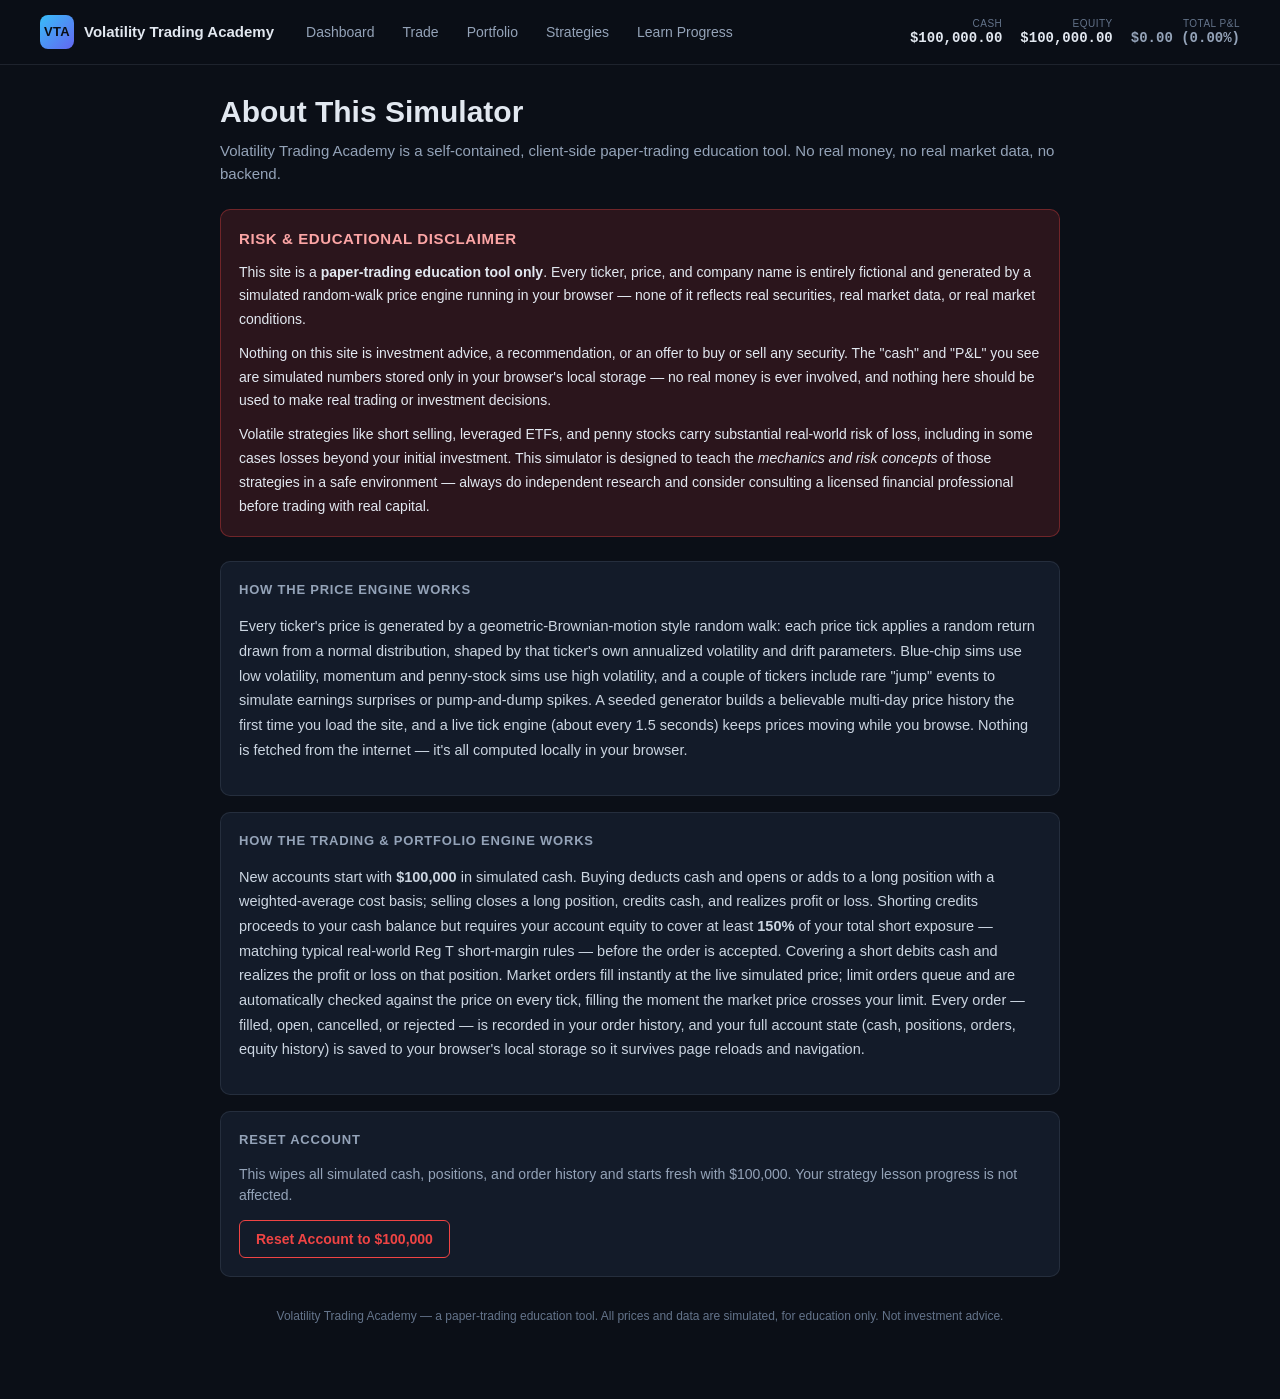
<file: about.html>
<!DOCTYPE html>
<html lang="en">
<head>
<meta charset="UTF-8">
<meta name="viewport" content="width=device-width, initial-scale=1.0">
<title>About &amp; Disclaimer — Volatility Trading Academy</title>
<meta name="description" content="How the Volatility Trading Academy simulator works, its educational disclaimer, and the account reset control.">
<link rel="icon" href="data:,">
<link rel="stylesheet" href="assets/css/style.css">
<script>window.SITE_BASE=""; window.ACTIVE_NAV="about";</script>
</head>
<body>
<div id="site-header"></div>

<main class="page page-narrow">
  <h1 style="margin:0 0 6px;">About This Simulator</h1>
  <p style="color:var(--text-dim); margin:0 0 24px;">Volatility Trading Academy is a self-contained, client-side paper-trading education tool. No real money, no real market data, no backend.</p>

  <div class="disclaimer-box" style="margin-bottom:24px;">
    <h2 style="margin:0 0 10px; font-size:15px; color:#fca5a5; text-transform:uppercase; letter-spacing:0.04em;">Risk &amp; Educational Disclaimer</h2>
    <p style="margin:0 0 10px; font-size:14px; line-height:1.7;">This site is a <b>paper-trading education tool only</b>. Every ticker, price, and company name is entirely fictional and generated by a simulated random-walk price engine running in your browser — none of it reflects real securities, real market data, or real market conditions.</p>
    <p style="margin:0 0 10px; font-size:14px; line-height:1.7;">Nothing on this site is investment advice, a recommendation, or an offer to buy or sell any security. The "cash" and "P&amp;L" you see are simulated numbers stored only in your browser's local storage — no real money is ever involved, and nothing here should be used to make real trading or investment decisions.</p>
    <p style="margin:0; font-size:14px; line-height:1.7;">Volatile strategies like short selling, leveraged ETFs, and penny stocks carry substantial real-world risk of loss, including in some cases losses beyond your initial investment. This simulator is designed to teach the <i>mechanics and risk concepts</i> of those strategies in a safe environment — always do independent research and consider consulting a licensed financial professional before trading with real capital.</p>
  </div>

  <div class="card">
    <h2 class="section-title">How the Price Engine Works</h2>
    <p style="color:#cbd5e1; line-height:1.7; font-size:14.5px;">Every ticker's price is generated by a geometric-Brownian-motion style random walk: each price tick applies a random return drawn from a normal distribution, shaped by that ticker's own annualized volatility and drift parameters. Blue-chip sims use low volatility, momentum and penny-stock sims use high volatility, and a couple of tickers include rare "jump" events to simulate earnings surprises or pump-and-dump spikes. A seeded generator builds a believable multi-day price history the first time you load the site, and a live tick engine (about every 1.5 seconds) keeps prices moving while you browse. Nothing is fetched from the internet — it's all computed locally in your browser.</p>
  </div>

  <div class="card">
    <h2 class="section-title">How the Trading &amp; Portfolio Engine Works</h2>
    <p style="color:#cbd5e1; line-height:1.7; font-size:14.5px;">New accounts start with <b>$100,000</b> in simulated cash. Buying deducts cash and opens or adds to a long position with a weighted-average cost basis; selling closes a long position, credits cash, and realizes profit or loss. Shorting credits proceeds to your cash balance but requires your account equity to cover at least <b>150%</b> of your total short exposure — matching typical real-world Reg T short-margin rules — before the order is accepted. Covering a short debits cash and realizes the profit or loss on that position. Market orders fill instantly at the live simulated price; limit orders queue and are automatically checked against the price on every tick, filling the moment the market price crosses your limit. Every order — filled, open, cancelled, or rejected — is recorded in your order history, and your full account state (cash, positions, orders, equity history) is saved to your browser's local storage so it survives page reloads and navigation.</p>
  </div>

  <div class="card">
    <h2 class="section-title">Reset Account</h2>
    <p style="color:var(--text-dim); font-size:14px; margin-bottom:14px;">This wipes all simulated cash, positions, and order history and starts fresh with $100,000. Your strategy lesson progress is not affected.</p>
    <div id="reset-msg"></div>
    <button class="btn btn-danger" id="reset-btn">Reset Account to $100,000</button>
  </div>

  <div class="footer">Volatility Trading Academy — a paper-trading education tool. All prices and data are simulated, for education only. Not investment advice.</div>
</main>

<script src="assets/js/price-engine.js"></script>
<script src="assets/js/portfolio-engine.js"></script>
<script src="assets/js/common.js"></script>
<script src="assets/js/about.js"></script>
</body>
</html>
</file>
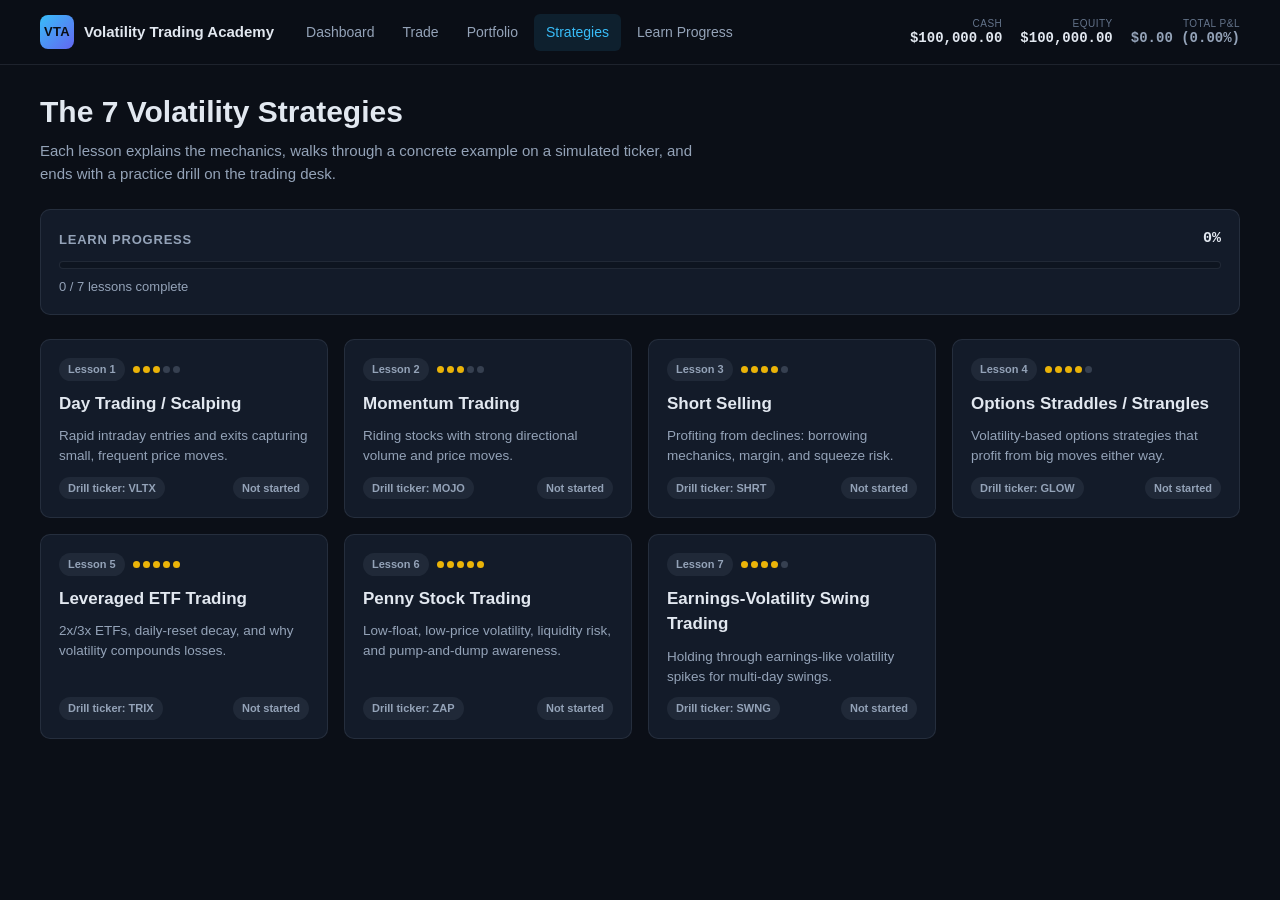
<file: strategies.html>
<!DOCTYPE html>
<html lang="en">
<head>
<meta charset="UTF-8">
<meta name="viewport" content="width=device-width, initial-scale=1.0">
<title>Strategies — Volatility Trading Academy</title>
<meta name="description" content="Seven volatility trading strategy lessons with practice drills and progress tracking.">
<link rel="icon" href="data:,">
<link rel="stylesheet" href="assets/css/style.css">
<script>window.SITE_BASE=""; window.ACTIVE_NAV="strategies";</script>
</head>
<body>
<div id="site-header"></div>

<main class="page">
  <h1 style="margin:0 0 6px;">The 7 Volatility Strategies</h1>
  <p style="color:var(--text-dim); margin:0 0 24px; max-width:680px;">Each lesson explains the mechanics, walks through a concrete example on a simulated ticker, and ends with a practice drill on the trading desk.</p>

  <div class="card" id="progress" style="margin-bottom:24px;">
    <div style="display:flex; justify-content:space-between; align-items:center; margin-bottom:10px;">
      <div class="section-title" style="margin:0;">Learn Progress</div>
      <span class="mono" id="progress-pct" style="font-weight:700;">0%</span>
    </div>
    <div class="progress-bar"><div class="progress-bar-fill" id="progress-fill" style="width:0%;"></div></div>
    <div style="margin-top:8px; font-size:13px; color:var(--text-dim);" id="progress-count">0 / 7 lessons complete</div>
  </div>

  <div class="strategy-grid" id="strategy-grid"></div>
</main>

<script src="assets/js/price-engine.js"></script>
<script src="assets/js/portfolio-engine.js"></script>
<script src="assets/js/strategies-data.js"></script>
<script src="assets/js/common.js"></script>
<script src="assets/js/strategies.js"></script>
</body>
</html>
</file>
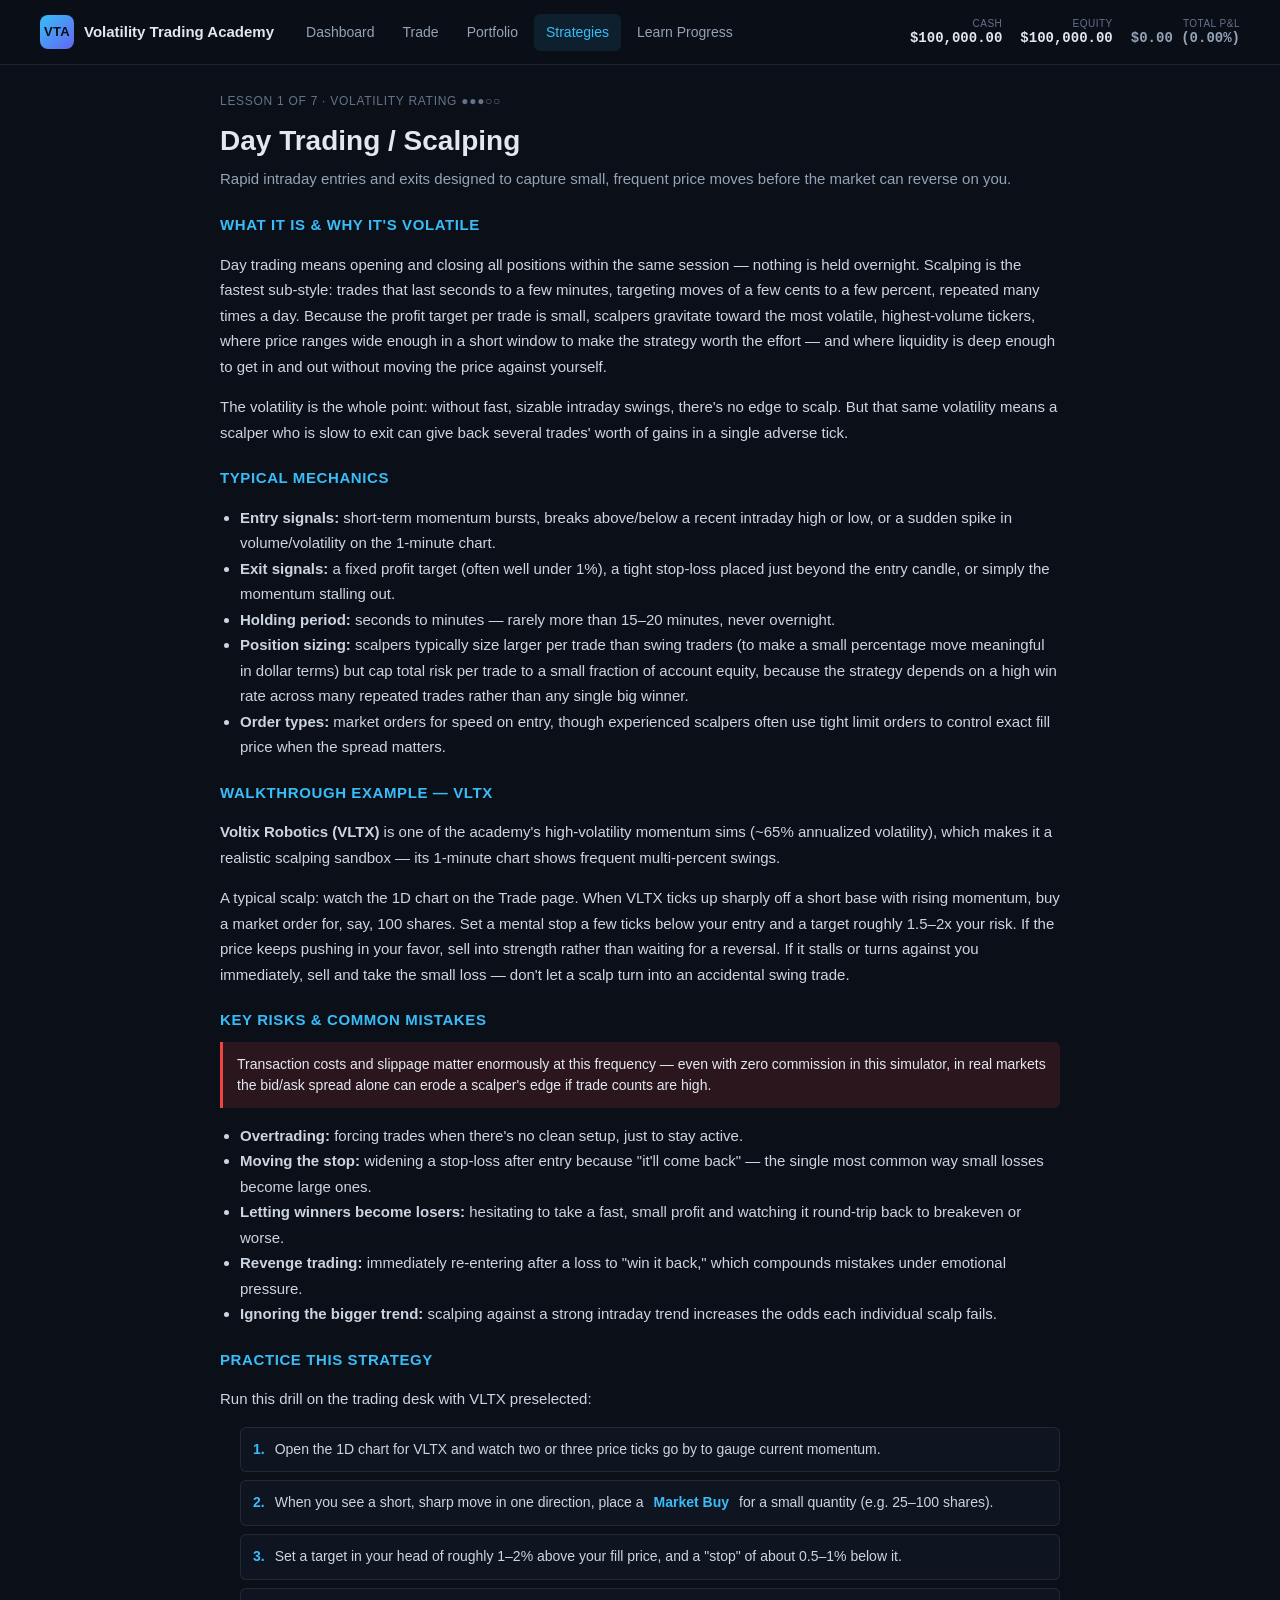
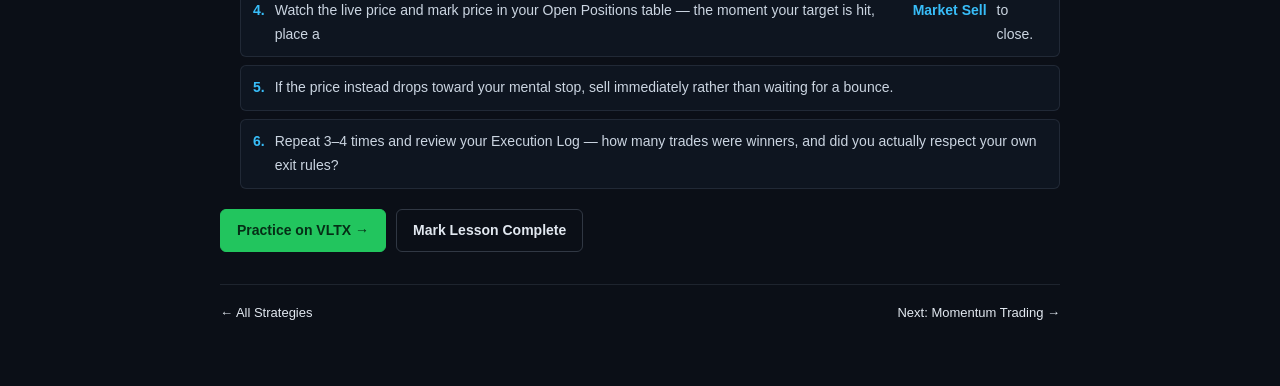
<file: strategies/day-trading-scalping.html>
<!DOCTYPE html>
<html lang="en">
<head>
<meta charset="UTF-8">
<meta name="viewport" content="width=device-width, initial-scale=1.0">
<title>Day Trading / Scalping — Volatility Trading Academy</title>
<meta name="description" content="Learn day trading and scalping mechanics, risks, and practice with a simulated high-volatility ticker.">
<link rel="icon" href="data:,">
<link rel="stylesheet" href="../assets/css/style.css">
<script>window.SITE_BASE="../"; window.ACTIVE_NAV="strategies"; window.LESSON_ID="day-trading-scalping";</script>
</head>
<body>
<div id="site-header"></div>

<main class="page page-narrow">
  <div class="lesson-header">
    <span class="lesson-tag">Lesson 1 of 7 · Volatility Rating ●●●○○</span>
    <h1>Day Trading / Scalping</h1>
    <p style="color:var(--text-dim); margin:0;">Rapid intraday entries and exits designed to capture small, frequent price moves before the market can reverse on you.</p>
  </div>

  <div class="lesson-section">
    <h2>What It Is &amp; Why It's Volatile</h2>
    <p>Day trading means opening and closing all positions within the same session — nothing is held overnight. Scalping is the fastest sub-style: trades that last seconds to a few minutes, targeting moves of a few cents to a few percent, repeated many times a day. Because the profit target per trade is small, scalpers gravitate toward the most volatile, highest-volume tickers, where price ranges wide enough in a short window to make the strategy worth the effort — and where liquidity is deep enough to get in and out without moving the price against yourself.</p>
    <p>The volatility is the whole point: without fast, sizable intraday swings, there's no edge to scalp. But that same volatility means a scalper who is slow to exit can give back several trades' worth of gains in a single adverse tick.</p>
  </div>

  <div class="lesson-section">
    <h2>Typical Mechanics</h2>
    <ul>
      <li><b>Entry signals:</b> short-term momentum bursts, breaks above/below a recent intraday high or low, or a sudden spike in volume/volatility on the 1-minute chart.</li>
      <li><b>Exit signals:</b> a fixed profit target (often well under 1%), a tight stop-loss placed just beyond the entry candle, or simply the momentum stalling out.</li>
      <li><b>Holding period:</b> seconds to minutes — rarely more than 15–20 minutes, never overnight.</li>
      <li><b>Position sizing:</b> scalpers typically size larger per trade than swing traders (to make a small percentage move meaningful in dollar terms) but cap total risk per trade to a small fraction of account equity, because the strategy depends on a high win rate across many repeated trades rather than any single big winner.</li>
      <li><b>Order types:</b> market orders for speed on entry, though experienced scalpers often use tight limit orders to control exact fill price when the spread matters.</li>
    </ul>
  </div>

  <div class="lesson-section">
    <h2>Walkthrough Example — VLTX</h2>
    <p><b>Voltix Robotics (VLTX)</b> is one of the academy's high-volatility momentum sims (~65% annualized volatility), which makes it a realistic scalping sandbox — its 1-minute chart shows frequent multi-percent swings.</p>
    <p>A typical scalp: watch the 1D chart on the Trade page. When VLTX ticks up sharply off a short base with rising momentum, buy a market order for, say, 100 shares. Set a mental stop a few ticks below your entry and a target roughly 1.5–2x your risk. If the price keeps pushing in your favor, sell into strength rather than waiting for a reversal. If it stalls or turns against you immediately, sell and take the small loss — don't let a scalp turn into an accidental swing trade.</p>
  </div>

  <div class="lesson-section">
    <h2>Key Risks &amp; Common Mistakes</h2>
    <div class="callout callout-risk">Transaction costs and slippage matter enormously at this frequency — even with zero commission in this simulator, in real markets the bid/ask spread alone can erode a scalper's edge if trade counts are high.</div>
    <ul>
      <li><b>Overtrading:</b> forcing trades when there's no clean setup, just to stay active.</li>
      <li><b>Moving the stop:</b> widening a stop-loss after entry because "it'll come back" — the single most common way small losses become large ones.</li>
      <li><b>Letting winners become losers:</b> hesitating to take a fast, small profit and watching it round-trip back to breakeven or worse.</li>
      <li><b>Revenge trading:</b> immediately re-entering after a loss to "win it back," which compounds mistakes under emotional pressure.</li>
      <li><b>Ignoring the bigger trend:</b> scalping against a strong intraday trend increases the odds each individual scalp fails.</li>
    </ul>
  </div>

  <div class="lesson-section">
    <h2>Practice This Strategy</h2>
    <p>Run this drill on the trading desk with VLTX preselected:</p>
    <ol class="checklist">
      <li><b>1.</b> Open the 1D chart for VLTX and watch two or three price ticks go by to gauge current momentum.</li>
      <li><b>2.</b> When you see a short, sharp move in one direction, place a <b>Market Buy</b> for a small quantity (e.g. 25–100 shares).</li>
      <li><b>3.</b> Set a target in your head of roughly 1–2% above your fill price, and a "stop" of about 0.5–1% below it.</li>
      <li><b>4.</b> Watch the live price and mark price in your Open Positions table — the moment your target is hit, place a <b>Market Sell</b> to close.</li>
      <li><b>5.</b> If the price instead drops toward your mental stop, sell immediately rather than waiting for a bounce.</li>
      <li><b>6.</b> Repeat 3–4 times and review your Execution Log — how many trades were winners, and did you actually respect your own exit rules?</li>
    </ol>
    <div class="lesson-actions">
      <a class="btn btn-buy" href="../trade.html?symbol=VLTX">Practice on VLTX &rarr;</a>
      <button class="btn btn-ghost" id="complete-btn">Mark Lesson Complete</button>
    </div>
  </div>

  <div class="lesson-nav">
    <a href="../strategies.html">&larr; All Strategies</a>
    <a href="momentum-trading.html">Next: Momentum Trading &rarr;</a>
  </div>
</main>

<script src="../assets/js/price-engine.js"></script>
<script src="../assets/js/portfolio-engine.js"></script>
<script src="../assets/js/strategies-data.js"></script>
<script src="../assets/js/common.js"></script>
<script src="../assets/js/lesson.js"></script>
</body>
</html>
</file>
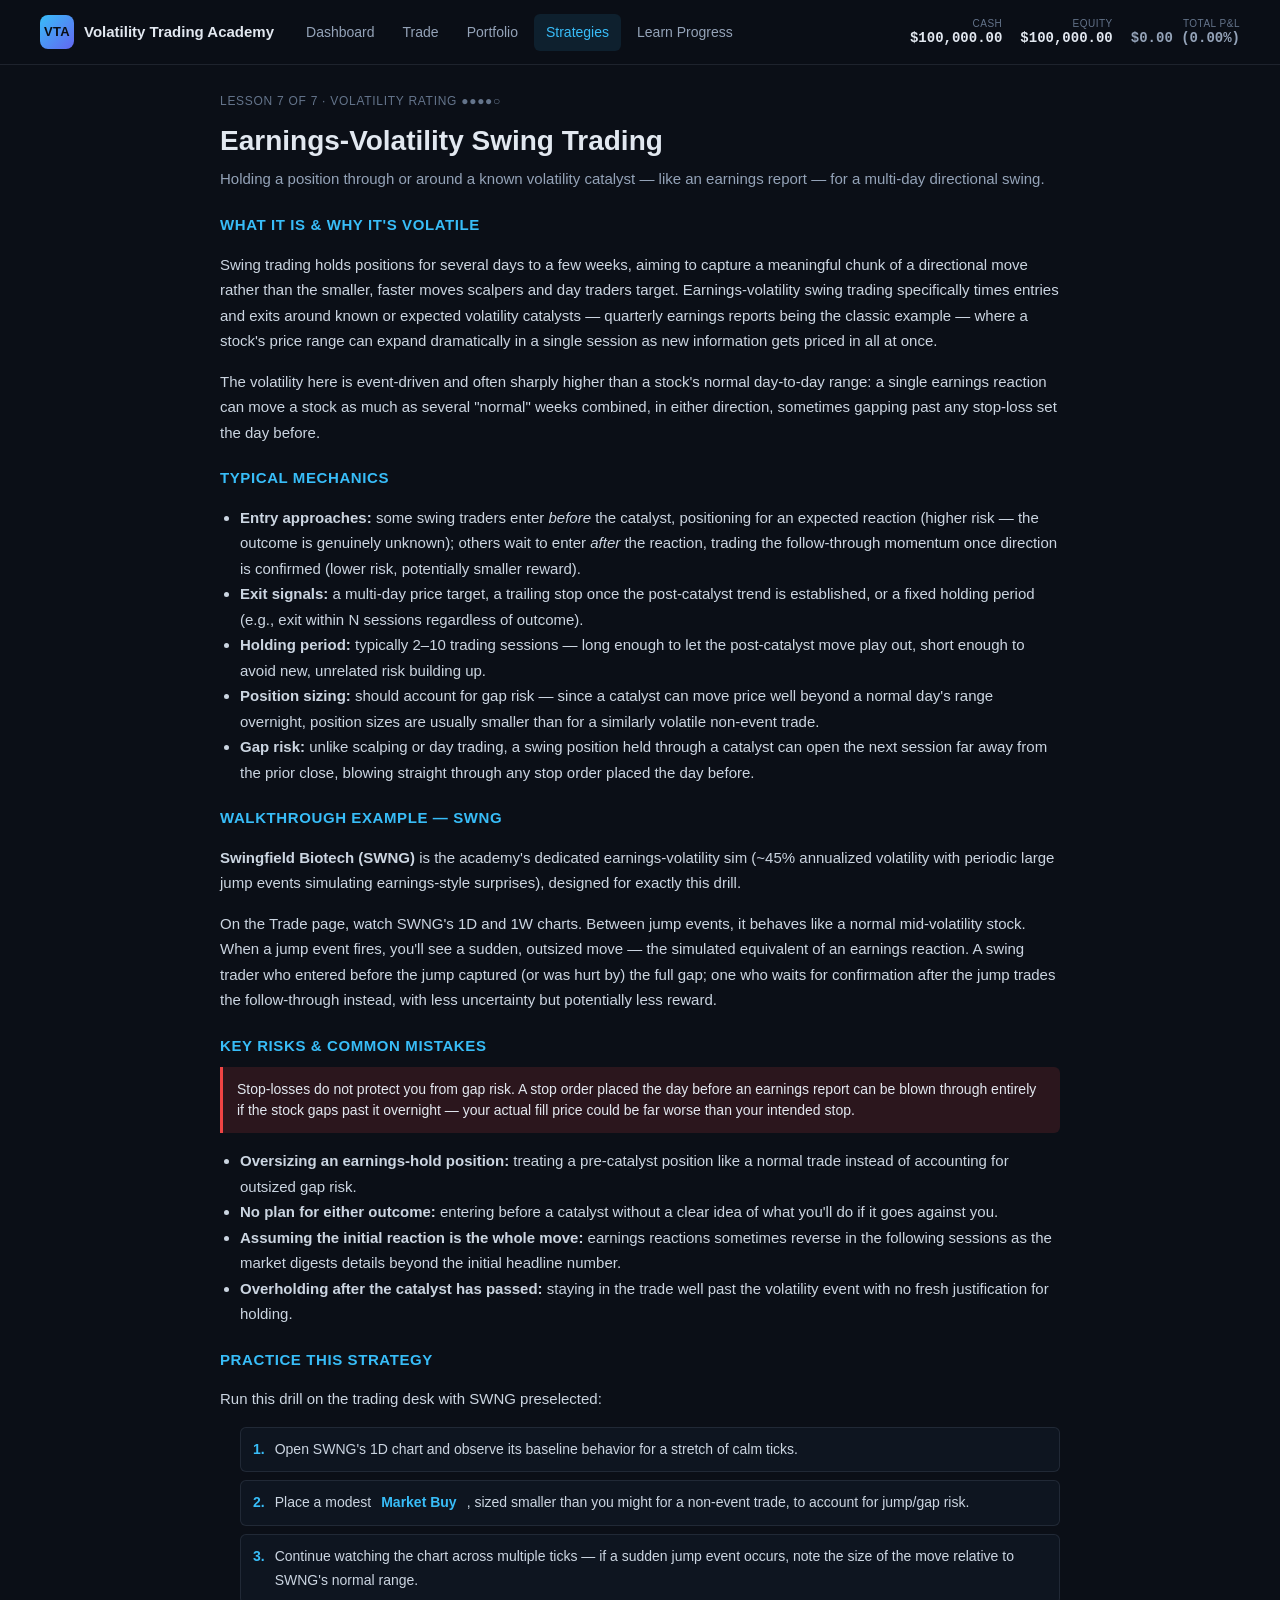
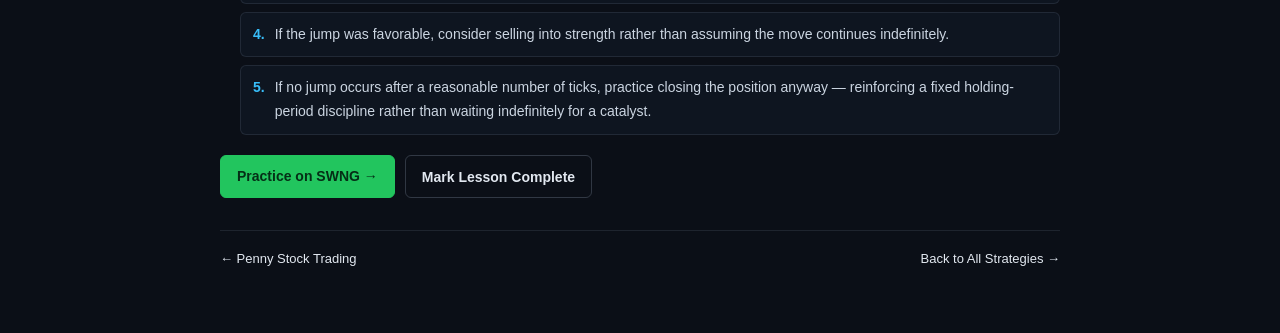
<file: strategies/earnings-volatility-swing-trading.html>
<!DOCTYPE html>
<html lang="en">
<head>
<meta charset="UTF-8">
<meta name="viewport" content="width=device-width, initial-scale=1.0">
<title>Earnings-Volatility Swing Trading — Volatility Trading Academy</title>
<meta name="description" content="Learn how to trade multi-day swings around earnings-like volatility spikes, and practice with a simulated ticker.">
<link rel="icon" href="data:,">
<link rel="stylesheet" href="../assets/css/style.css">
<script>window.SITE_BASE="../"; window.ACTIVE_NAV="strategies"; window.LESSON_ID="earnings-volatility-swing-trading";</script>
</head>
<body>
<div id="site-header"></div>

<main class="page page-narrow">
  <div class="lesson-header">
    <span class="lesson-tag">Lesson 7 of 7 · Volatility Rating ●●●●○</span>
    <h1>Earnings-Volatility Swing Trading</h1>
    <p style="color:var(--text-dim); margin:0;">Holding a position through or around a known volatility catalyst — like an earnings report — for a multi-day directional swing.</p>
  </div>

  <div class="lesson-section">
    <h2>What It Is &amp; Why It's Volatile</h2>
    <p>Swing trading holds positions for several days to a few weeks, aiming to capture a meaningful chunk of a directional move rather than the smaller, faster moves scalpers and day traders target. Earnings-volatility swing trading specifically times entries and exits around known or expected volatility catalysts — quarterly earnings reports being the classic example — where a stock's price range can expand dramatically in a single session as new information gets priced in all at once.</p>
    <p>The volatility here is event-driven and often sharply higher than a stock's normal day-to-day range: a single earnings reaction can move a stock as much as several "normal" weeks combined, in either direction, sometimes gapping past any stop-loss set the day before.</p>
  </div>

  <div class="lesson-section">
    <h2>Typical Mechanics</h2>
    <ul>
      <li><b>Entry approaches:</b> some swing traders enter <i>before</i> the catalyst, positioning for an expected reaction (higher risk — the outcome is genuinely unknown); others wait to enter <i>after</i> the reaction, trading the follow-through momentum once direction is confirmed (lower risk, potentially smaller reward).</li>
      <li><b>Exit signals:</b> a multi-day price target, a trailing stop once the post-catalyst trend is established, or a fixed holding period (e.g., exit within N sessions regardless of outcome).</li>
      <li><b>Holding period:</b> typically 2–10 trading sessions — long enough to let the post-catalyst move play out, short enough to avoid new, unrelated risk building up.</li>
      <li><b>Position sizing:</b> should account for gap risk — since a catalyst can move price well beyond a normal day's range overnight, position sizes are usually smaller than for a similarly volatile non-event trade.</li>
      <li><b>Gap risk:</b> unlike scalping or day trading, a swing position held through a catalyst can open the next session far away from the prior close, blowing straight through any stop order placed the day before.</li>
    </ul>
  </div>

  <div class="lesson-section">
    <h2>Walkthrough Example — SWNG</h2>
    <p><b>Swingfield Biotech (SWNG)</b> is the academy's dedicated earnings-volatility sim (~45% annualized volatility with periodic large jump events simulating earnings-style surprises), designed for exactly this drill.</p>
    <p>On the Trade page, watch SWNG's 1D and 1W charts. Between jump events, it behaves like a normal mid-volatility stock. When a jump event fires, you'll see a sudden, outsized move — the simulated equivalent of an earnings reaction. A swing trader who entered before the jump captured (or was hurt by) the full gap; one who waits for confirmation after the jump trades the follow-through instead, with less uncertainty but potentially less reward.</p>
  </div>

  <div class="lesson-section">
    <h2>Key Risks &amp; Common Mistakes</h2>
    <div class="callout callout-risk">Stop-losses do not protect you from gap risk. A stop order placed the day before an earnings report can be blown through entirely if the stock gaps past it overnight — your actual fill price could be far worse than your intended stop.</div>
    <ul>
      <li><b>Oversizing an earnings-hold position:</b> treating a pre-catalyst position like a normal trade instead of accounting for outsized gap risk.</li>
      <li><b>No plan for either outcome:</b> entering before a catalyst without a clear idea of what you'll do if it goes against you.</li>
      <li><b>Assuming the initial reaction is the whole move:</b> earnings reactions sometimes reverse in the following sessions as the market digests details beyond the initial headline number.</li>
      <li><b>Overholding after the catalyst has passed:</b> staying in the trade well past the volatility event with no fresh justification for holding.</li>
    </ul>
  </div>

  <div class="lesson-section">
    <h2>Practice This Strategy</h2>
    <p>Run this drill on the trading desk with SWNG preselected:</p>
    <ol class="checklist">
      <li><b>1.</b> Open SWNG's 1D chart and observe its baseline behavior for a stretch of calm ticks.</li>
      <li><b>2.</b> Place a modest <b>Market Buy</b>, sized smaller than you might for a non-event trade, to account for jump/gap risk.</li>
      <li><b>3.</b> Continue watching the chart across multiple ticks — if a sudden jump event occurs, note the size of the move relative to SWNG's normal range.</li>
      <li><b>4.</b> If the jump was favorable, consider selling into strength rather than assuming the move continues indefinitely.</li>
      <li><b>5.</b> If no jump occurs after a reasonable number of ticks, practice closing the position anyway — reinforcing a fixed holding-period discipline rather than waiting indefinitely for a catalyst.</li>
    </ol>
    <div class="lesson-actions">
      <a class="btn btn-buy" href="../trade.html?symbol=SWNG">Practice on SWNG &rarr;</a>
      <button class="btn btn-ghost" id="complete-btn">Mark Lesson Complete</button>
    </div>
  </div>

  <div class="lesson-nav">
    <a href="penny-stock-trading.html">&larr; Penny Stock Trading</a>
    <a href="../strategies.html">Back to All Strategies &rarr;</a>
  </div>
</main>

<script src="../assets/js/price-engine.js"></script>
<script src="../assets/js/portfolio-engine.js"></script>
<script src="../assets/js/strategies-data.js"></script>
<script src="../assets/js/common.js"></script>
<script src="../assets/js/lesson.js"></script>
</body>
</html>
</file>
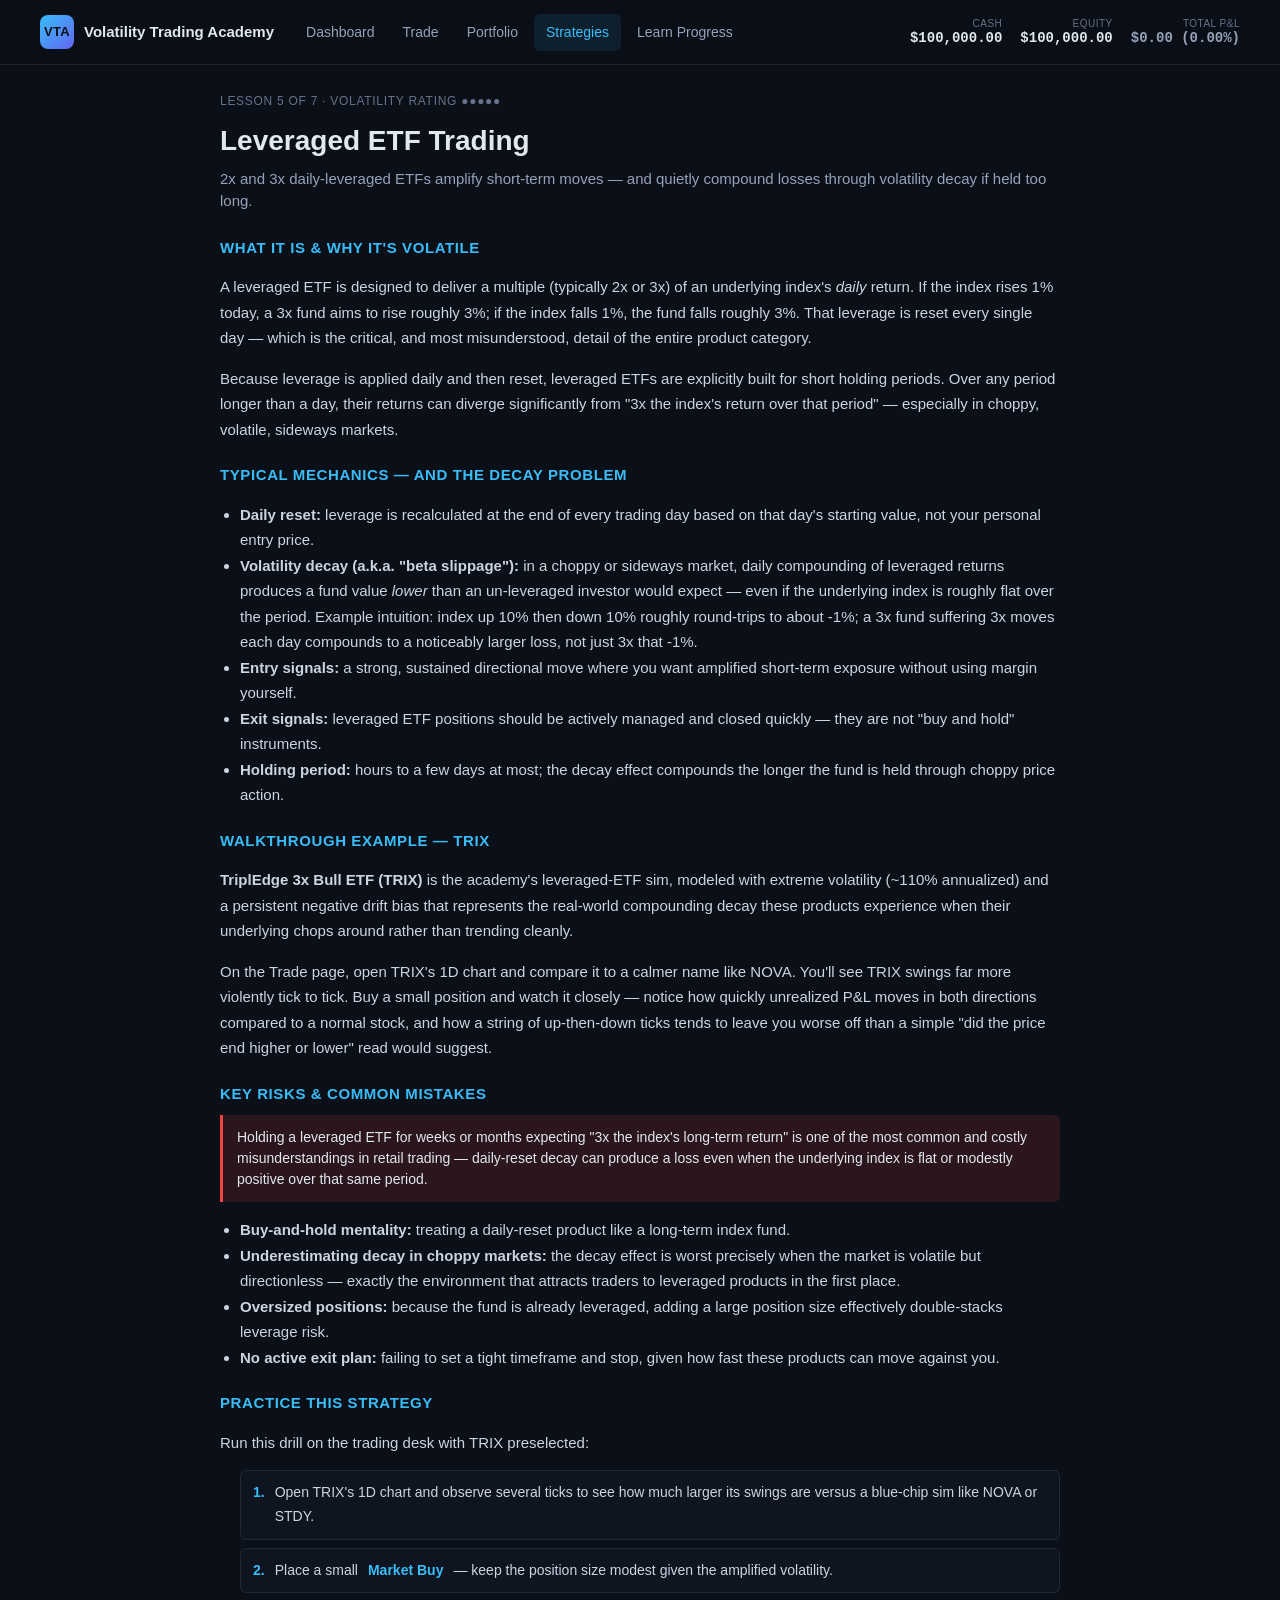
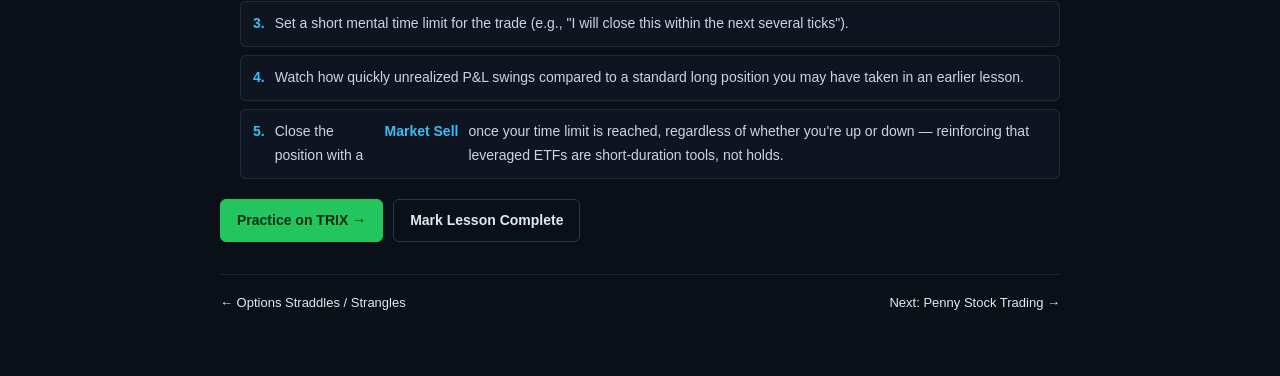
<file: strategies/leveraged-etf-trading.html>
<!DOCTYPE html>
<html lang="en">
<head>
<meta charset="UTF-8">
<meta name="viewport" content="width=device-width, initial-scale=1.0">
<title>Leveraged ETF Trading — Volatility Trading Academy</title>
<meta name="description" content="Learn how 2x/3x leveraged ETFs work, daily-reset decay risk, and practice with a simulated leveraged ETF.">
<link rel="icon" href="data:,">
<link rel="stylesheet" href="../assets/css/style.css">
<script>window.SITE_BASE="../"; window.ACTIVE_NAV="strategies"; window.LESSON_ID="leveraged-etf-trading";</script>
</head>
<body>
<div id="site-header"></div>

<main class="page page-narrow">
  <div class="lesson-header">
    <span class="lesson-tag">Lesson 5 of 7 · Volatility Rating ●●●●●</span>
    <h1>Leveraged ETF Trading</h1>
    <p style="color:var(--text-dim); margin:0;">2x and 3x daily-leveraged ETFs amplify short-term moves — and quietly compound losses through volatility decay if held too long.</p>
  </div>

  <div class="lesson-section">
    <h2>What It Is &amp; Why It's Volatile</h2>
    <p>A leveraged ETF is designed to deliver a multiple (typically 2x or 3x) of an underlying index's <i>daily</i> return. If the index rises 1% today, a 3x fund aims to rise roughly 3%; if the index falls 1%, the fund falls roughly 3%. That leverage is reset every single day — which is the critical, and most misunderstood, detail of the entire product category.</p>
    <p>Because leverage is applied daily and then reset, leveraged ETFs are explicitly built for short holding periods. Over any period longer than a day, their returns can diverge significantly from "3x the index's return over that period" — especially in choppy, volatile, sideways markets.</p>
  </div>

  <div class="lesson-section">
    <h2>Typical Mechanics — and the Decay Problem</h2>
    <ul>
      <li><b>Daily reset:</b> leverage is recalculated at the end of every trading day based on that day's starting value, not your personal entry price.</li>
      <li><b>Volatility decay (a.k.a. "beta slippage"):</b> in a choppy or sideways market, daily compounding of leveraged returns produces a fund value <i>lower</i> than an un-leveraged investor would expect — even if the underlying index is roughly flat over the period. Example intuition: index up 10% then down 10% roughly round-trips to about -1%; a 3x fund suffering 3x moves each day compounds to a noticeably larger loss, not just 3x that -1%.</li>
      <li><b>Entry signals:</b> a strong, sustained directional move where you want amplified short-term exposure without using margin yourself.</li>
      <li><b>Exit signals:</b> leveraged ETF positions should be actively managed and closed quickly — they are not "buy and hold" instruments.</li>
      <li><b>Holding period:</b> hours to a few days at most; the decay effect compounds the longer the fund is held through choppy price action.</li>
    </ul>
  </div>

  <div class="lesson-section">
    <h2>Walkthrough Example — TRIX</h2>
    <p><b>TriplEdge 3x Bull ETF (TRIX)</b> is the academy's leveraged-ETF sim, modeled with extreme volatility (~110% annualized) and a persistent negative drift bias that represents the real-world compounding decay these products experience when their underlying chops around rather than trending cleanly.</p>
    <p>On the Trade page, open TRIX's 1D chart and compare it to a calmer name like NOVA. You'll see TRIX swings far more violently tick to tick. Buy a small position and watch it closely — notice how quickly unrealized P&amp;L moves in both directions compared to a normal stock, and how a string of up-then-down ticks tends to leave you worse off than a simple "did the price end higher or lower" read would suggest.</p>
  </div>

  <div class="lesson-section">
    <h2>Key Risks &amp; Common Mistakes</h2>
    <div class="callout callout-risk">Holding a leveraged ETF for weeks or months expecting "3x the index's long-term return" is one of the most common and costly misunderstandings in retail trading — daily-reset decay can produce a loss even when the underlying index is flat or modestly positive over that same period.</div>
    <ul>
      <li><b>Buy-and-hold mentality:</b> treating a daily-reset product like a long-term index fund.</li>
      <li><b>Underestimating decay in choppy markets:</b> the decay effect is worst precisely when the market is volatile but directionless — exactly the environment that attracts traders to leveraged products in the first place.</li>
      <li><b>Oversized positions:</b> because the fund is already leveraged, adding a large position size effectively double-stacks leverage risk.</li>
      <li><b>No active exit plan:</b> failing to set a tight timeframe and stop, given how fast these products can move against you.</li>
    </ul>
  </div>

  <div class="lesson-section">
    <h2>Practice This Strategy</h2>
    <p>Run this drill on the trading desk with TRIX preselected:</p>
    <ol class="checklist">
      <li><b>1.</b> Open TRIX's 1D chart and observe several ticks to see how much larger its swings are versus a blue-chip sim like NOVA or STDY.</li>
      <li><b>2.</b> Place a small <b>Market Buy</b> — keep the position size modest given the amplified volatility.</li>
      <li><b>3.</b> Set a short mental time limit for the trade (e.g., "I will close this within the next several ticks").</li>
      <li><b>4.</b> Watch how quickly unrealized P&amp;L swings compared to a standard long position you may have taken in an earlier lesson.</li>
      <li><b>5.</b> Close the position with a <b>Market Sell</b> once your time limit is reached, regardless of whether you're up or down — reinforcing that leveraged ETFs are short-duration tools, not holds.</li>
    </ol>
    <div class="lesson-actions">
      <a class="btn btn-buy" href="../trade.html?symbol=TRIX">Practice on TRIX &rarr;</a>
      <button class="btn btn-ghost" id="complete-btn">Mark Lesson Complete</button>
    </div>
  </div>

  <div class="lesson-nav">
    <a href="options-straddle-strangle.html">&larr; Options Straddles / Strangles</a>
    <a href="penny-stock-trading.html">Next: Penny Stock Trading &rarr;</a>
  </div>
</main>

<script src="../assets/js/price-engine.js"></script>
<script src="../assets/js/portfolio-engine.js"></script>
<script src="../assets/js/strategies-data.js"></script>
<script src="../assets/js/common.js"></script>
<script src="../assets/js/lesson.js"></script>
</body>
</html>
</file>
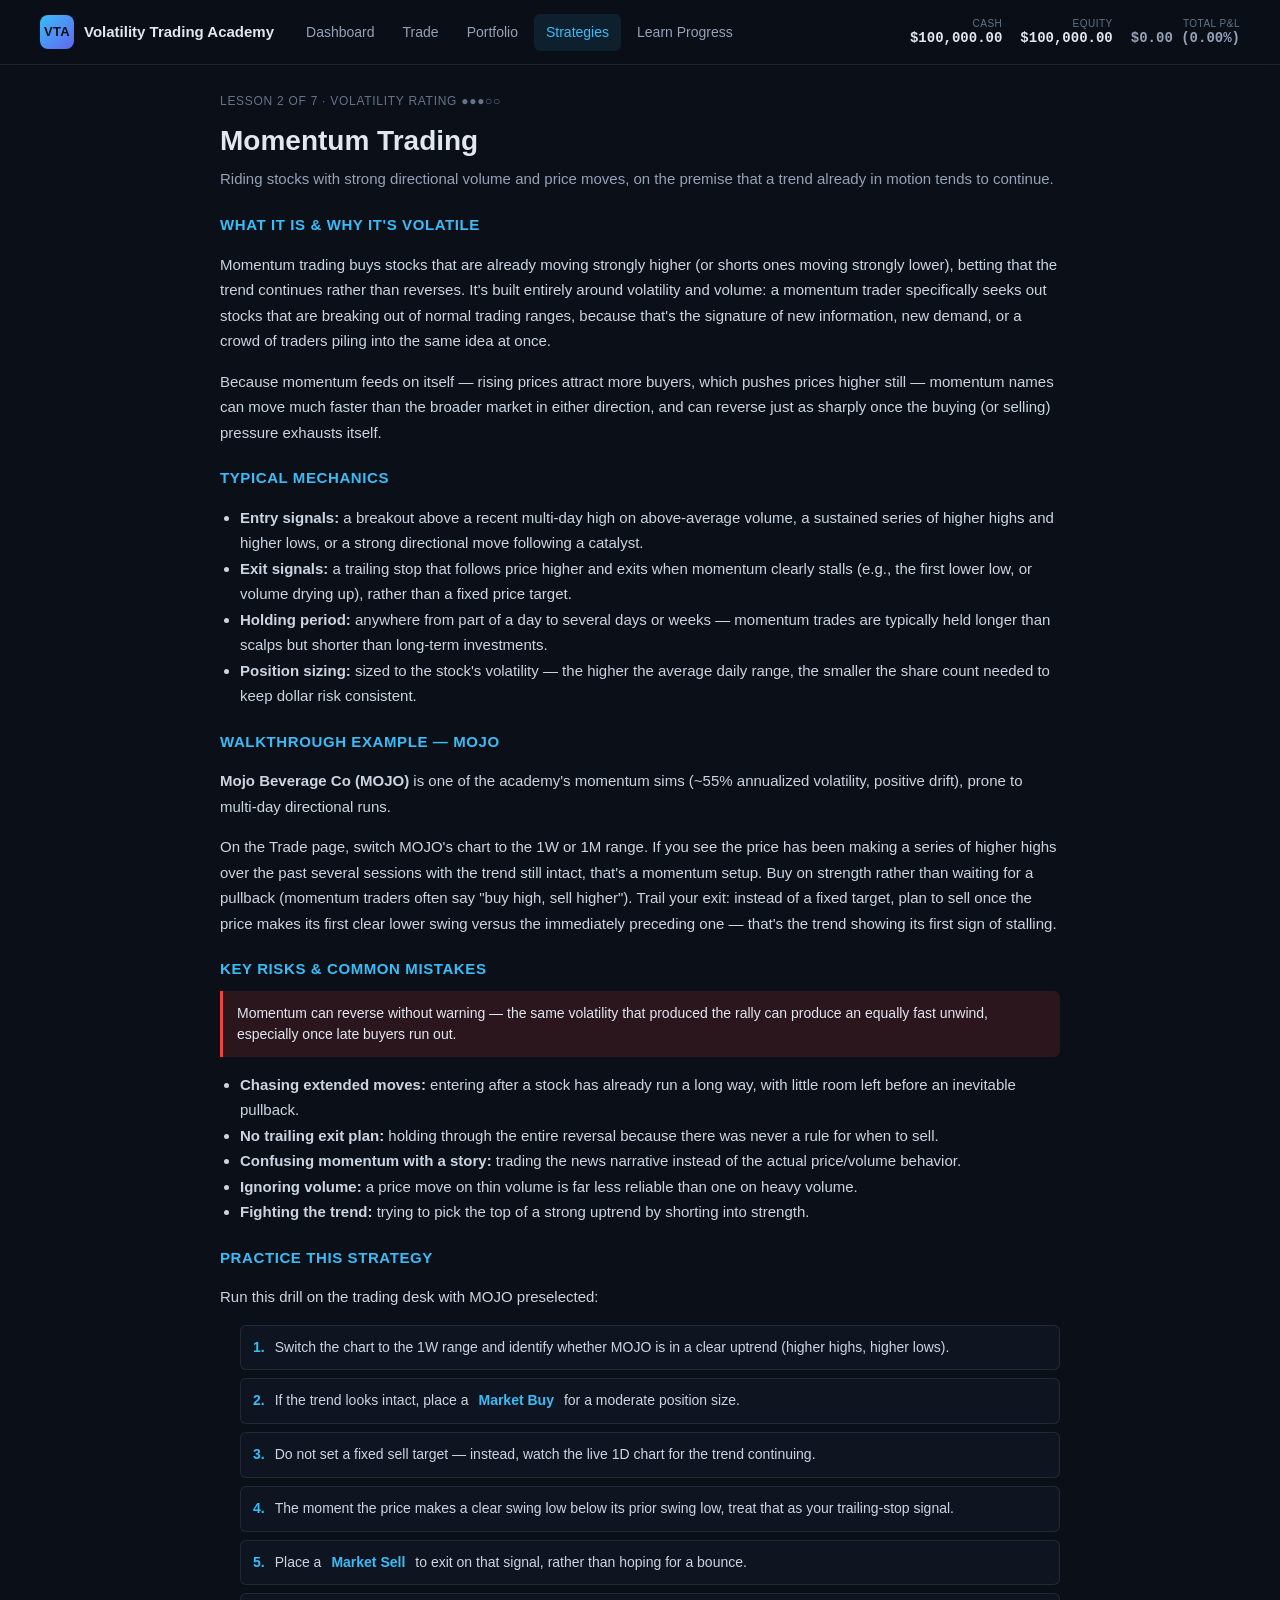
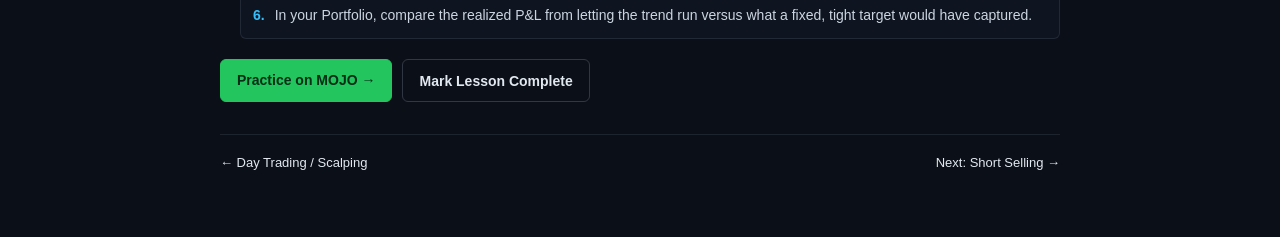
<file: strategies/momentum-trading.html>
<!DOCTYPE html>
<html lang="en">
<head>
<meta charset="UTF-8">
<meta name="viewport" content="width=device-width, initial-scale=1.0">
<title>Momentum Trading — Volatility Trading Academy</title>
<meta name="description" content="Learn momentum trading mechanics, risks, and practice with a simulated high-beta ticker.">
<link rel="icon" href="data:,">
<link rel="stylesheet" href="../assets/css/style.css">
<script>window.SITE_BASE="../"; window.ACTIVE_NAV="strategies"; window.LESSON_ID="momentum-trading";</script>
</head>
<body>
<div id="site-header"></div>

<main class="page page-narrow">
  <div class="lesson-header">
    <span class="lesson-tag">Lesson 2 of 7 · Volatility Rating ●●●○○</span>
    <h1>Momentum Trading</h1>
    <p style="color:var(--text-dim); margin:0;">Riding stocks with strong directional volume and price moves, on the premise that a trend already in motion tends to continue.</p>
  </div>

  <div class="lesson-section">
    <h2>What It Is &amp; Why It's Volatile</h2>
    <p>Momentum trading buys stocks that are already moving strongly higher (or shorts ones moving strongly lower), betting that the trend continues rather than reverses. It's built entirely around volatility and volume: a momentum trader specifically seeks out stocks that are breaking out of normal trading ranges, because that's the signature of new information, new demand, or a crowd of traders piling into the same idea at once.</p>
    <p>Because momentum feeds on itself — rising prices attract more buyers, which pushes prices higher still — momentum names can move much faster than the broader market in either direction, and can reverse just as sharply once the buying (or selling) pressure exhausts itself.</p>
  </div>

  <div class="lesson-section">
    <h2>Typical Mechanics</h2>
    <ul>
      <li><b>Entry signals:</b> a breakout above a recent multi-day high on above-average volume, a sustained series of higher highs and higher lows, or a strong directional move following a catalyst.</li>
      <li><b>Exit signals:</b> a trailing stop that follows price higher and exits when momentum clearly stalls (e.g., the first lower low, or volume drying up), rather than a fixed price target.</li>
      <li><b>Holding period:</b> anywhere from part of a day to several days or weeks — momentum trades are typically held longer than scalps but shorter than long-term investments.</li>
      <li><b>Position sizing:</b> sized to the stock's volatility — the higher the average daily range, the smaller the share count needed to keep dollar risk consistent.</li>
    </ul>
  </div>

  <div class="lesson-section">
    <h2>Walkthrough Example — MOJO</h2>
    <p><b>Mojo Beverage Co (MOJO)</b> is one of the academy's momentum sims (~55% annualized volatility, positive drift), prone to multi-day directional runs.</p>
    <p>On the Trade page, switch MOJO's chart to the 1W or 1M range. If you see the price has been making a series of higher highs over the past several sessions with the trend still intact, that's a momentum setup. Buy on strength rather than waiting for a pullback (momentum traders often say "buy high, sell higher"). Trail your exit: instead of a fixed target, plan to sell once the price makes its first clear lower swing versus the immediately preceding one — that's the trend showing its first sign of stalling.</p>
  </div>

  <div class="lesson-section">
    <h2>Key Risks &amp; Common Mistakes</h2>
    <div class="callout callout-risk">Momentum can reverse without warning — the same volatility that produced the rally can produce an equally fast unwind, especially once late buyers run out.</div>
    <ul>
      <li><b>Chasing extended moves:</b> entering after a stock has already run a long way, with little room left before an inevitable pullback.</li>
      <li><b>No trailing exit plan:</b> holding through the entire reversal because there was never a rule for when to sell.</li>
      <li><b>Confusing momentum with a story:</b> trading the news narrative instead of the actual price/volume behavior.</li>
      <li><b>Ignoring volume:</b> a price move on thin volume is far less reliable than one on heavy volume.</li>
      <li><b>Fighting the trend:</b> trying to pick the top of a strong uptrend by shorting into strength.</li>
    </ul>
  </div>

  <div class="lesson-section">
    <h2>Practice This Strategy</h2>
    <p>Run this drill on the trading desk with MOJO preselected:</p>
    <ol class="checklist">
      <li><b>1.</b> Switch the chart to the 1W range and identify whether MOJO is in a clear uptrend (higher highs, higher lows).</li>
      <li><b>2.</b> If the trend looks intact, place a <b>Market Buy</b> for a moderate position size.</li>
      <li><b>3.</b> Do not set a fixed sell target — instead, watch the live 1D chart for the trend continuing.</li>
      <li><b>4.</b> The moment the price makes a clear swing low below its prior swing low, treat that as your trailing-stop signal.</li>
      <li><b>5.</b> Place a <b>Market Sell</b> to exit on that signal, rather than hoping for a bounce.</li>
      <li><b>6.</b> In your Portfolio, compare the realized P&amp;L from letting the trend run versus what a fixed, tight target would have captured.</li>
    </ol>
    <div class="lesson-actions">
      <a class="btn btn-buy" href="../trade.html?symbol=MOJO">Practice on MOJO &rarr;</a>
      <button class="btn btn-ghost" id="complete-btn">Mark Lesson Complete</button>
    </div>
  </div>

  <div class="lesson-nav">
    <a href="day-trading-scalping.html">&larr; Day Trading / Scalping</a>
    <a href="short-selling.html">Next: Short Selling &rarr;</a>
  </div>
</main>

<script src="../assets/js/price-engine.js"></script>
<script src="../assets/js/portfolio-engine.js"></script>
<script src="../assets/js/strategies-data.js"></script>
<script src="../assets/js/common.js"></script>
<script src="../assets/js/lesson.js"></script>
</body>
</html>
</file>
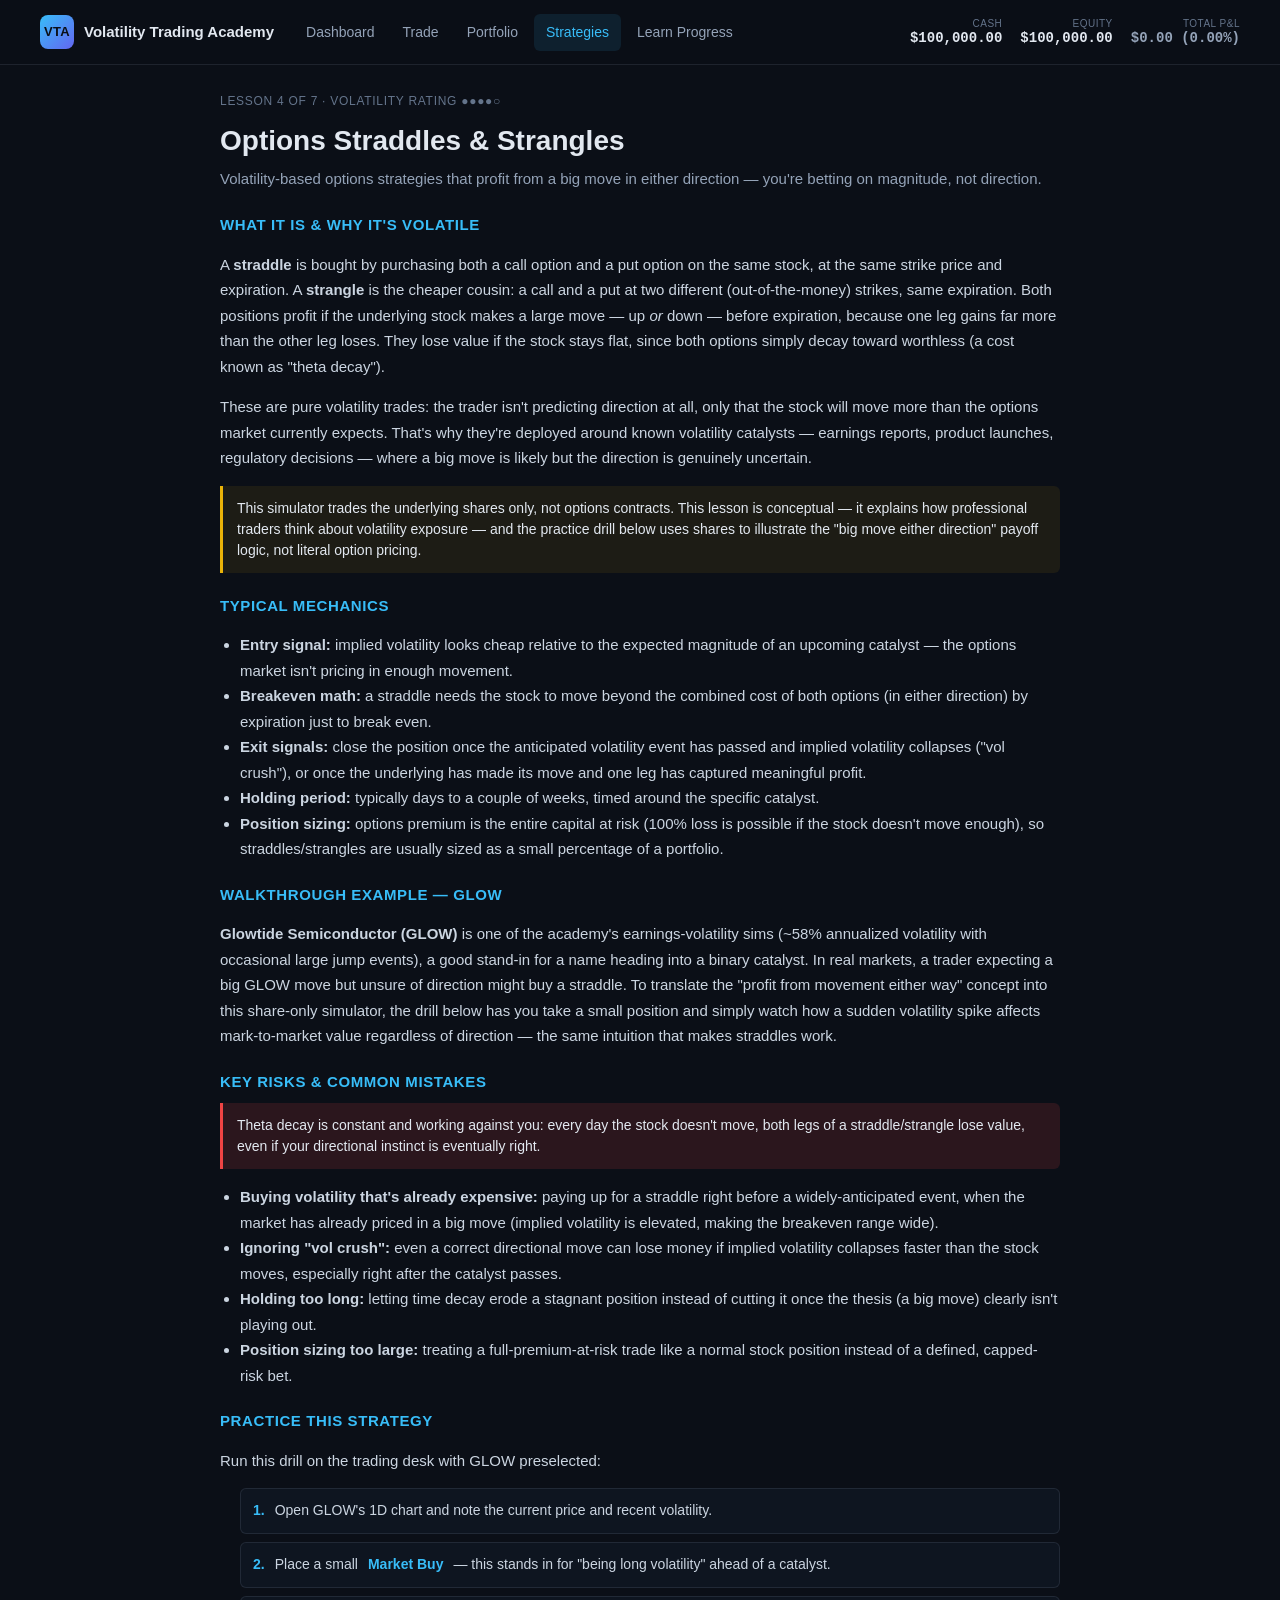
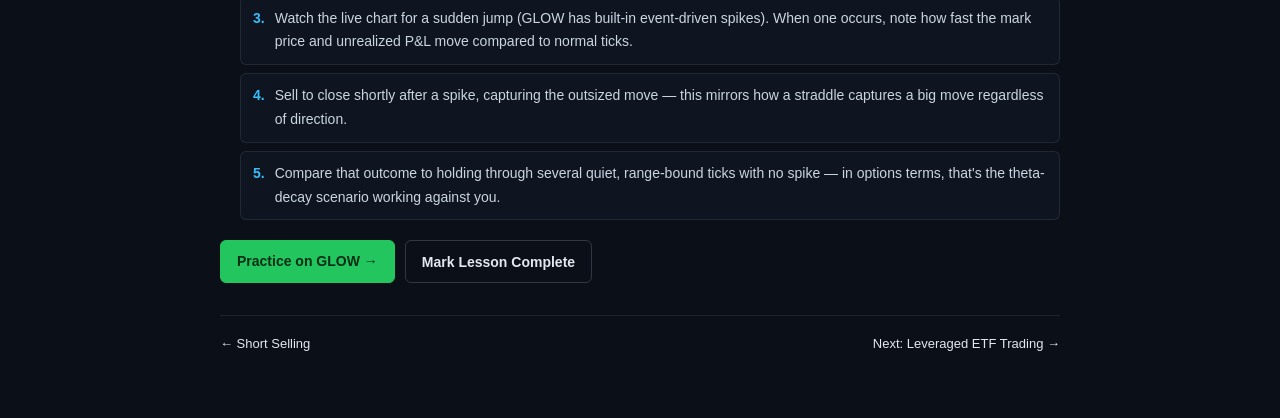
<file: strategies/options-straddle-strangle.html>
<!DOCTYPE html>
<html lang="en">
<head>
<meta charset="UTF-8">
<meta name="viewport" content="width=device-width, initial-scale=1.0">
<title>Options Straddles / Strangles — Volatility Trading Academy</title>
<meta name="description" content="Learn how straddle and strangle options strategies profit from volatility itself, and practice the underlying-share concept.">
<link rel="icon" href="data:,">
<link rel="stylesheet" href="../assets/css/style.css">
<script>window.SITE_BASE="../"; window.ACTIVE_NAV="strategies"; window.LESSON_ID="options-straddle-strangle";</script>
</head>
<body>
<div id="site-header"></div>

<main class="page page-narrow">
  <div class="lesson-header">
    <span class="lesson-tag">Lesson 4 of 7 · Volatility Rating ●●●●○</span>
    <h1>Options Straddles &amp; Strangles</h1>
    <p style="color:var(--text-dim); margin:0;">Volatility-based options strategies that profit from a big move in either direction — you're betting on magnitude, not direction.</p>
  </div>

  <div class="lesson-section">
    <h2>What It Is &amp; Why It's Volatile</h2>
    <p>A <b>straddle</b> is bought by purchasing both a call option and a put option on the same stock, at the same strike price and expiration. A <b>strangle</b> is the cheaper cousin: a call and a put at two different (out-of-the-money) strikes, same expiration. Both positions profit if the underlying stock makes a large move — up <i>or</i> down — before expiration, because one leg gains far more than the other leg loses. They lose value if the stock stays flat, since both options simply decay toward worthless (a cost known as "theta decay").</p>
    <p>These are pure volatility trades: the trader isn't predicting direction at all, only that the stock will move more than the options market currently expects. That's why they're deployed around known volatility catalysts — earnings reports, product launches, regulatory decisions — where a big move is likely but the direction is genuinely uncertain.</p>
    <div class="callout">This simulator trades the underlying shares only, not options contracts. This lesson is conceptual — it explains how professional traders think about volatility exposure — and the practice drill below uses shares to illustrate the "big move either direction" payoff logic, not literal option pricing.</div>
  </div>

  <div class="lesson-section">
    <h2>Typical Mechanics</h2>
    <ul>
      <li><b>Entry signal:</b> implied volatility looks cheap relative to the expected magnitude of an upcoming catalyst — the options market isn't pricing in enough movement.</li>
      <li><b>Breakeven math:</b> a straddle needs the stock to move beyond the combined cost of both options (in either direction) by expiration just to break even.</li>
      <li><b>Exit signals:</b> close the position once the anticipated volatility event has passed and implied volatility collapses ("vol crush"), or once the underlying has made its move and one leg has captured meaningful profit.</li>
      <li><b>Holding period:</b> typically days to a couple of weeks, timed around the specific catalyst.</li>
      <li><b>Position sizing:</b> options premium is the entire capital at risk (100% loss is possible if the stock doesn't move enough), so straddles/strangles are usually sized as a small percentage of a portfolio.</li>
    </ul>
  </div>

  <div class="lesson-section">
    <h2>Walkthrough Example — GLOW</h2>
    <p><b>Glowtide Semiconductor (GLOW)</b> is one of the academy's earnings-volatility sims (~58% annualized volatility with occasional large jump events), a good stand-in for a name heading into a binary catalyst. In real markets, a trader expecting a big GLOW move but unsure of direction might buy a straddle. To translate the "profit from movement either way" concept into this share-only simulator, the drill below has you take a small position and simply watch how a sudden volatility spike affects mark-to-market value regardless of direction — the same intuition that makes straddles work.</p>
  </div>

  <div class="lesson-section">
    <h2>Key Risks &amp; Common Mistakes</h2>
    <div class="callout callout-risk">Theta decay is constant and working against you: every day the stock doesn't move, both legs of a straddle/strangle lose value, even if your directional instinct is eventually right.</div>
    <ul>
      <li><b>Buying volatility that's already expensive:</b> paying up for a straddle right before a widely-anticipated event, when the market has already priced in a big move (implied volatility is elevated, making the breakeven range wide).</li>
      <li><b>Ignoring "vol crush":</b> even a correct directional move can lose money if implied volatility collapses faster than the stock moves, especially right after the catalyst passes.</li>
      <li><b>Holding too long:</b> letting time decay erode a stagnant position instead of cutting it once the thesis (a big move) clearly isn't playing out.</li>
      <li><b>Position sizing too large:</b> treating a full-premium-at-risk trade like a normal stock position instead of a defined, capped-risk bet.</li>
    </ul>
  </div>

  <div class="lesson-section">
    <h2>Practice This Strategy</h2>
    <p>Run this drill on the trading desk with GLOW preselected:</p>
    <ol class="checklist">
      <li><b>1.</b> Open GLOW's 1D chart and note the current price and recent volatility.</li>
      <li><b>2.</b> Place a small <b>Market Buy</b> — this stands in for "being long volatility" ahead of a catalyst.</li>
      <li><b>3.</b> Watch the live chart for a sudden jump (GLOW has built-in event-driven spikes). When one occurs, note how fast the mark price and unrealized P&amp;L move compared to normal ticks.</li>
      <li><b>4.</b> Sell to close shortly after a spike, capturing the outsized move — this mirrors how a straddle captures a big move regardless of direction.</li>
      <li><b>5.</b> Compare that outcome to holding through several quiet, range-bound ticks with no spike — in options terms, that's the theta-decay scenario working against you.</li>
    </ol>
    <div class="lesson-actions">
      <a class="btn btn-buy" href="../trade.html?symbol=GLOW">Practice on GLOW &rarr;</a>
      <button class="btn btn-ghost" id="complete-btn">Mark Lesson Complete</button>
    </div>
  </div>

  <div class="lesson-nav">
    <a href="short-selling.html">&larr; Short Selling</a>
    <a href="leveraged-etf-trading.html">Next: Leveraged ETF Trading &rarr;</a>
  </div>
</main>

<script src="../assets/js/price-engine.js"></script>
<script src="../assets/js/portfolio-engine.js"></script>
<script src="../assets/js/strategies-data.js"></script>
<script src="../assets/js/common.js"></script>
<script src="../assets/js/lesson.js"></script>
</body>
</html>
</file>
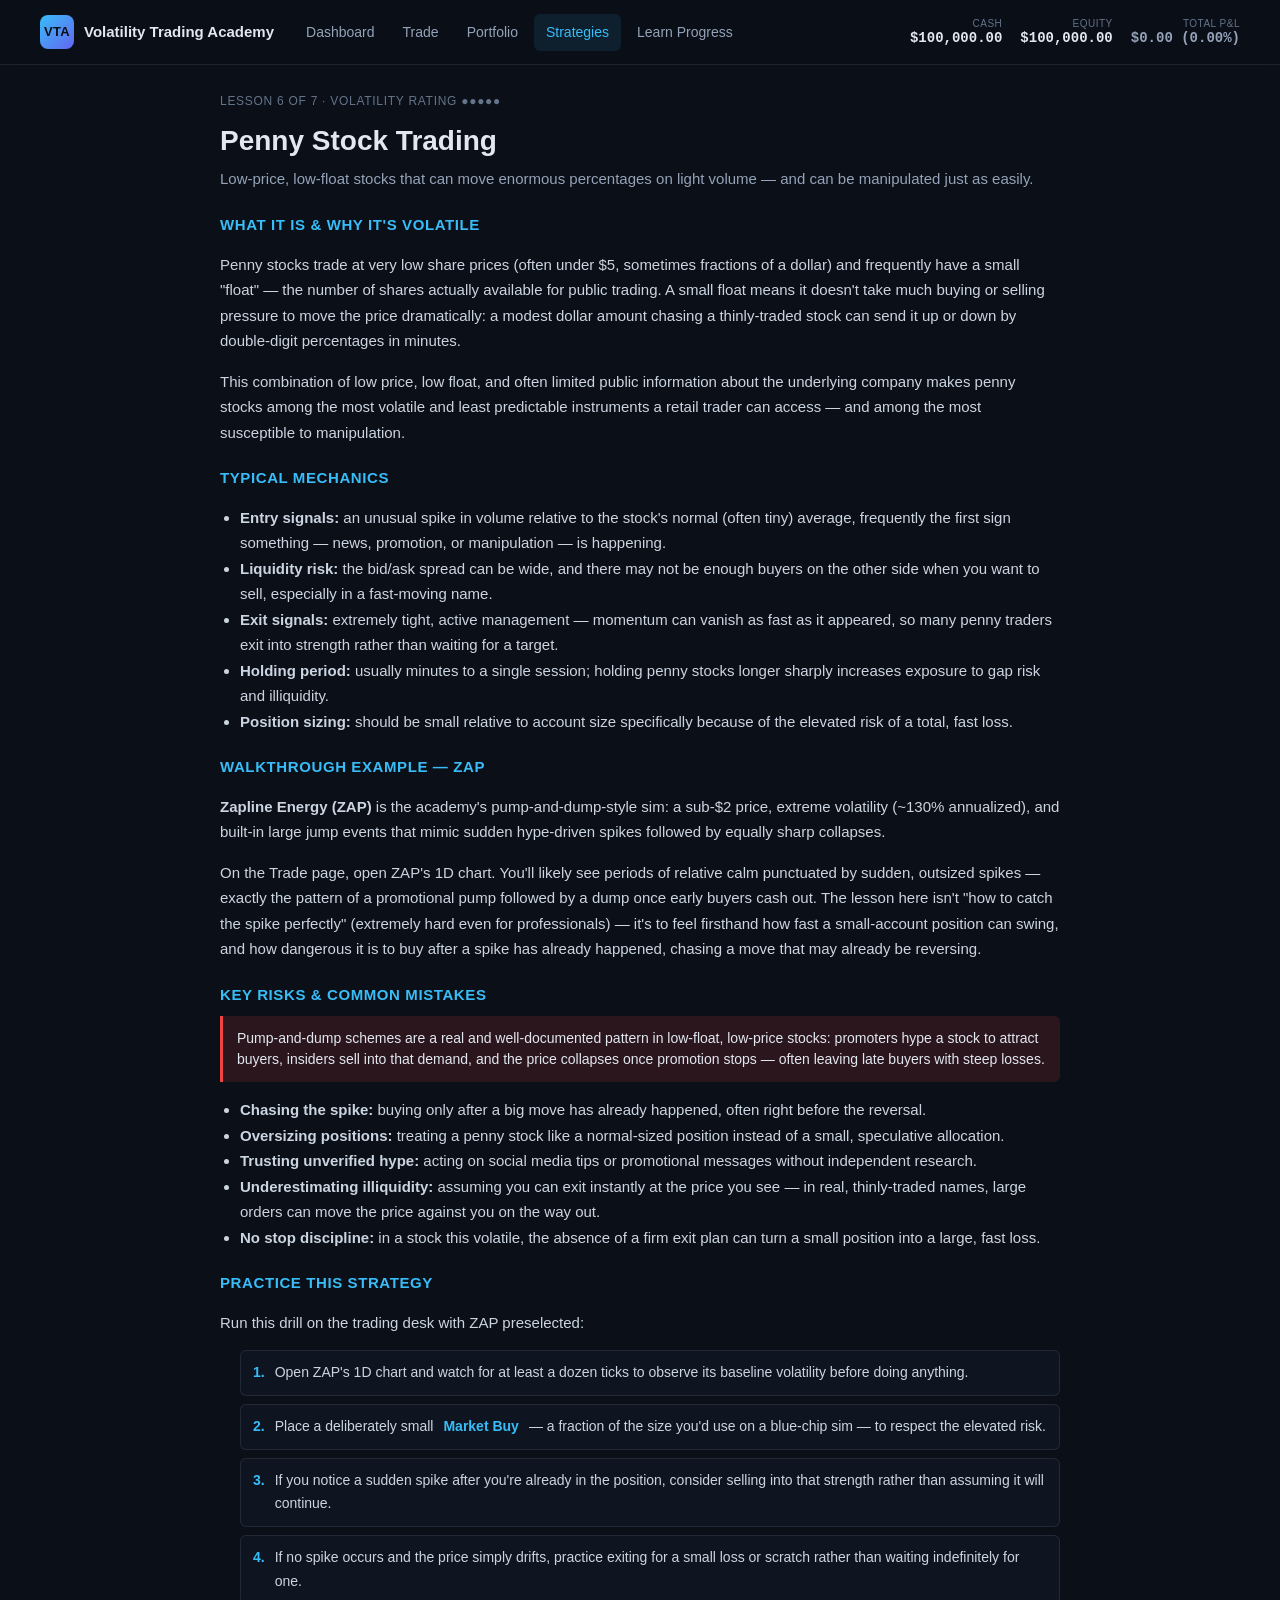
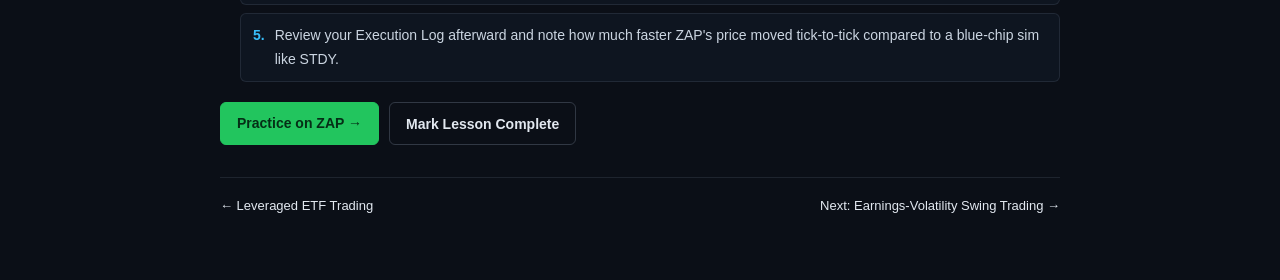
<file: strategies/penny-stock-trading.html>
<!DOCTYPE html>
<html lang="en">
<head>
<meta charset="UTF-8">
<meta name="viewport" content="width=device-width, initial-scale=1.0">
<title>Penny Stock Trading — Volatility Trading Academy</title>
<meta name="description" content="Learn penny stock volatility, liquidity risk, pump-and-dump awareness, and practice with a simulated low-float ticker.">
<link rel="icon" href="data:,">
<link rel="stylesheet" href="../assets/css/style.css">
<script>window.SITE_BASE="../"; window.ACTIVE_NAV="strategies"; window.LESSON_ID="penny-stock-trading";</script>
</head>
<body>
<div id="site-header"></div>

<main class="page page-narrow">
  <div class="lesson-header">
    <span class="lesson-tag">Lesson 6 of 7 · Volatility Rating ●●●●●</span>
    <h1>Penny Stock Trading</h1>
    <p style="color:var(--text-dim); margin:0;">Low-price, low-float stocks that can move enormous percentages on light volume — and can be manipulated just as easily.</p>
  </div>

  <div class="lesson-section">
    <h2>What It Is &amp; Why It's Volatile</h2>
    <p>Penny stocks trade at very low share prices (often under $5, sometimes fractions of a dollar) and frequently have a small "float" — the number of shares actually available for public trading. A small float means it doesn't take much buying or selling pressure to move the price dramatically: a modest dollar amount chasing a thinly-traded stock can send it up or down by double-digit percentages in minutes.</p>
    <p>This combination of low price, low float, and often limited public information about the underlying company makes penny stocks among the most volatile and least predictable instruments a retail trader can access — and among the most susceptible to manipulation.</p>
  </div>

  <div class="lesson-section">
    <h2>Typical Mechanics</h2>
    <ul>
      <li><b>Entry signals:</b> an unusual spike in volume relative to the stock's normal (often tiny) average, frequently the first sign something — news, promotion, or manipulation — is happening.</li>
      <li><b>Liquidity risk:</b> the bid/ask spread can be wide, and there may not be enough buyers on the other side when you want to sell, especially in a fast-moving name.</li>
      <li><b>Exit signals:</b> extremely tight, active management — momentum can vanish as fast as it appeared, so many penny traders exit into strength rather than waiting for a target.</li>
      <li><b>Holding period:</b> usually minutes to a single session; holding penny stocks longer sharply increases exposure to gap risk and illiquidity.</li>
      <li><b>Position sizing:</b> should be small relative to account size specifically because of the elevated risk of a total, fast loss.</li>
    </ul>
  </div>

  <div class="lesson-section">
    <h2>Walkthrough Example — ZAP</h2>
    <p><b>Zapline Energy (ZAP)</b> is the academy's pump-and-dump-style sim: a sub-$2 price, extreme volatility (~130% annualized), and built-in large jump events that mimic sudden hype-driven spikes followed by equally sharp collapses.</p>
    <p>On the Trade page, open ZAP's 1D chart. You'll likely see periods of relative calm punctuated by sudden, outsized spikes — exactly the pattern of a promotional pump followed by a dump once early buyers cash out. The lesson here isn't "how to catch the spike perfectly" (extremely hard even for professionals) — it's to feel firsthand how fast a small-account position can swing, and how dangerous it is to buy after a spike has already happened, chasing a move that may already be reversing.</p>
  </div>

  <div class="lesson-section">
    <h2>Key Risks &amp; Common Mistakes</h2>
    <div class="callout callout-risk">Pump-and-dump schemes are a real and well-documented pattern in low-float, low-price stocks: promoters hype a stock to attract buyers, insiders sell into that demand, and the price collapses once promotion stops — often leaving late buyers with steep losses.</div>
    <ul>
      <li><b>Chasing the spike:</b> buying only after a big move has already happened, often right before the reversal.</li>
      <li><b>Oversizing positions:</b> treating a penny stock like a normal-sized position instead of a small, speculative allocation.</li>
      <li><b>Trusting unverified hype:</b> acting on social media tips or promotional messages without independent research.</li>
      <li><b>Underestimating illiquidity:</b> assuming you can exit instantly at the price you see — in real, thinly-traded names, large orders can move the price against you on the way out.</li>
      <li><b>No stop discipline:</b> in a stock this volatile, the absence of a firm exit plan can turn a small position into a large, fast loss.</li>
    </ul>
  </div>

  <div class="lesson-section">
    <h2>Practice This Strategy</h2>
    <p>Run this drill on the trading desk with ZAP preselected:</p>
    <ol class="checklist">
      <li><b>1.</b> Open ZAP's 1D chart and watch for at least a dozen ticks to observe its baseline volatility before doing anything.</li>
      <li><b>2.</b> Place a deliberately small <b>Market Buy</b> — a fraction of the size you'd use on a blue-chip sim — to respect the elevated risk.</li>
      <li><b>3.</b> If you notice a sudden spike after you're already in the position, consider selling into that strength rather than assuming it will continue.</li>
      <li><b>4.</b> If no spike occurs and the price simply drifts, practice exiting for a small loss or scratch rather than waiting indefinitely for one.</li>
      <li><b>5.</b> Review your Execution Log afterward and note how much faster ZAP's price moved tick-to-tick compared to a blue-chip sim like STDY.</li>
    </ol>
    <div class="lesson-actions">
      <a class="btn btn-buy" href="../trade.html?symbol=ZAP">Practice on ZAP &rarr;</a>
      <button class="btn btn-ghost" id="complete-btn">Mark Lesson Complete</button>
    </div>
  </div>

  <div class="lesson-nav">
    <a href="leveraged-etf-trading.html">&larr; Leveraged ETF Trading</a>
    <a href="earnings-volatility-swing-trading.html">Next: Earnings-Volatility Swing Trading &rarr;</a>
  </div>
</main>

<script src="../assets/js/price-engine.js"></script>
<script src="../assets/js/portfolio-engine.js"></script>
<script src="../assets/js/strategies-data.js"></script>
<script src="../assets/js/common.js"></script>
<script src="../assets/js/lesson.js"></script>
</body>
</html>
</file>
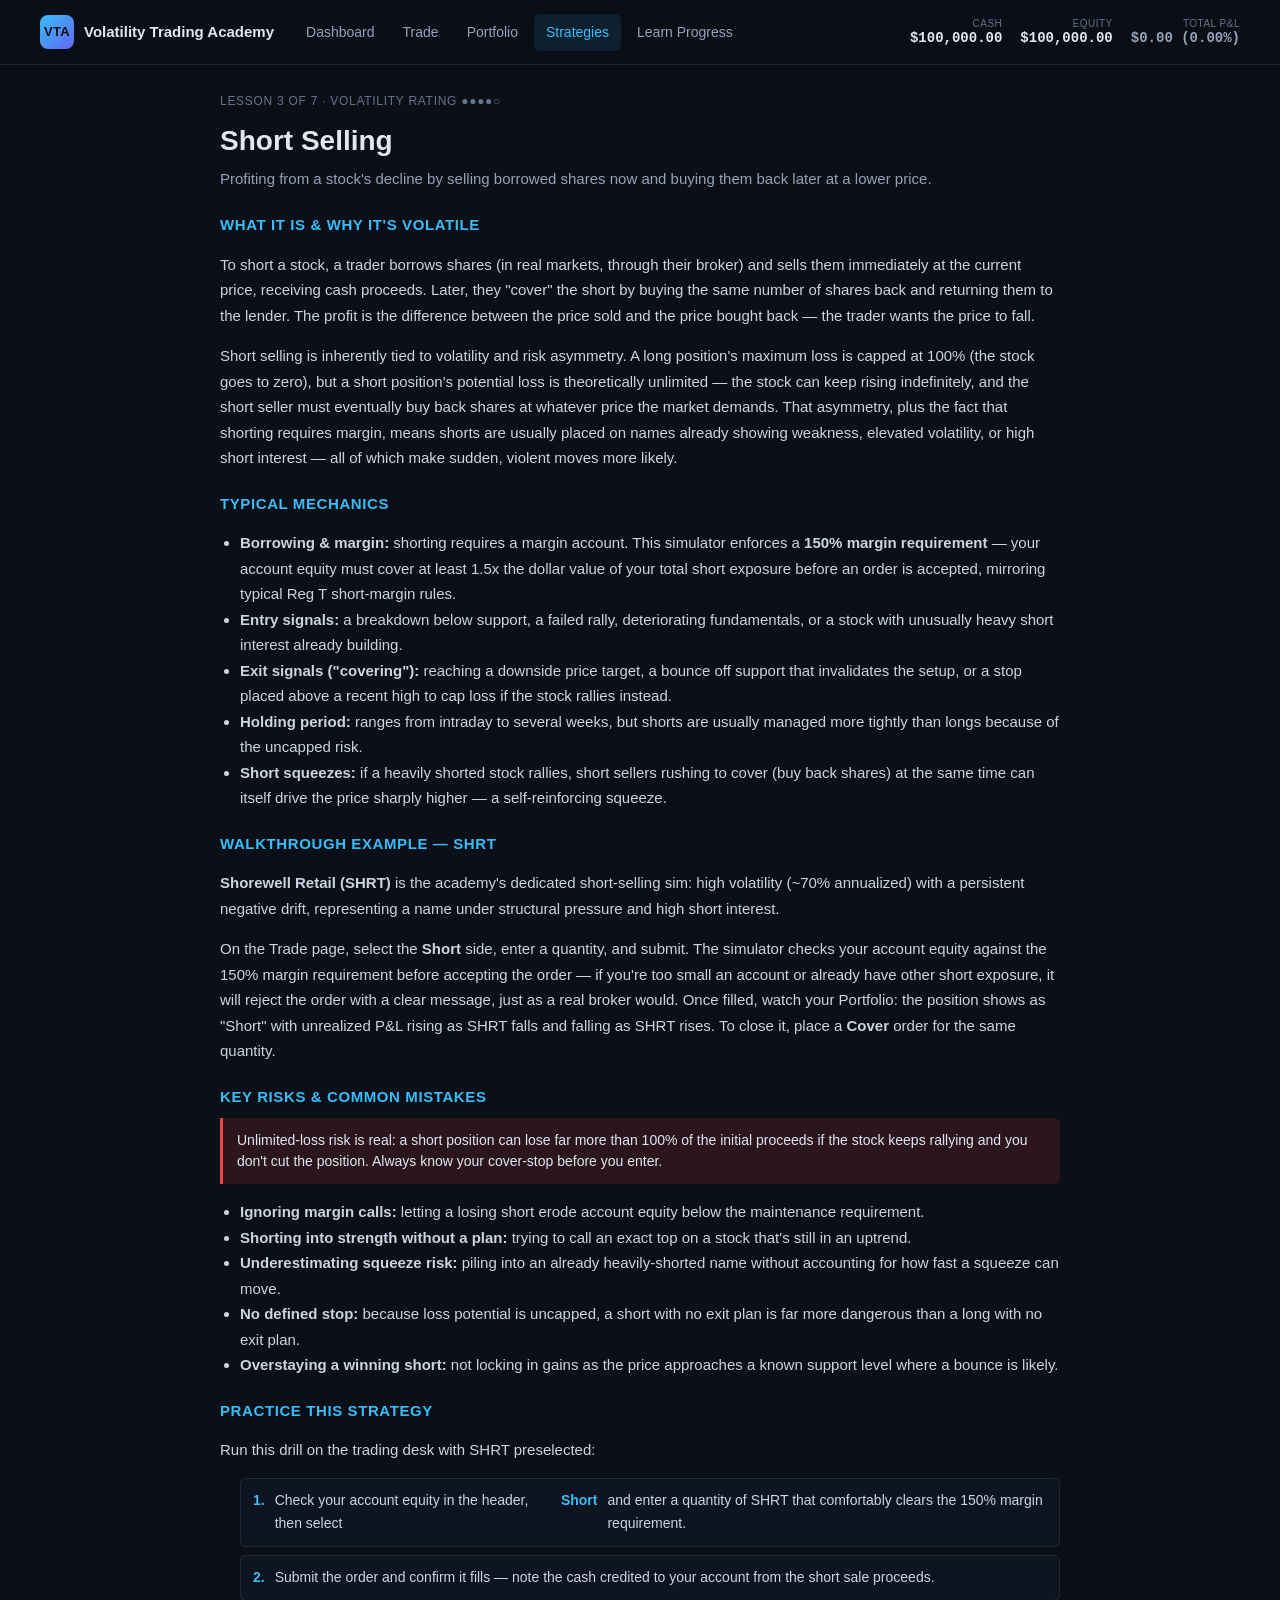
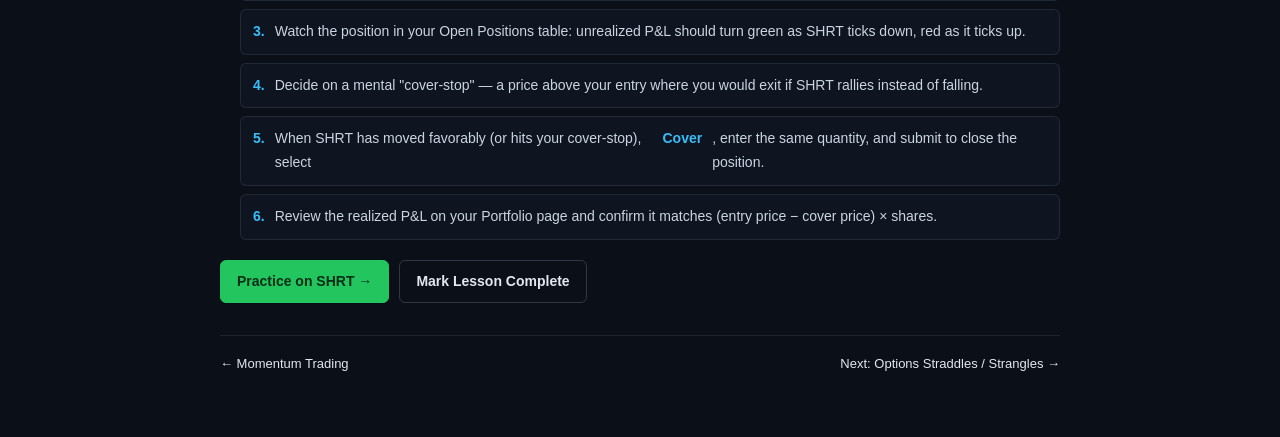
<file: strategies/short-selling.html>
<!DOCTYPE html>
<html lang="en">
<head>
<meta charset="UTF-8">
<meta name="viewport" content="width=device-width, initial-scale=1.0">
<title>Short Selling — Volatility Trading Academy</title>
<meta name="description" content="Learn short selling mechanics, margin, squeeze risk, and practice with a simulated high-short-interest ticker.">
<link rel="icon" href="data:,">
<link rel="stylesheet" href="../assets/css/style.css">
<script>window.SITE_BASE="../"; window.ACTIVE_NAV="strategies"; window.LESSON_ID="short-selling";</script>
</head>
<body>
<div id="site-header"></div>

<main class="page page-narrow">
  <div class="lesson-header">
    <span class="lesson-tag">Lesson 3 of 7 · Volatility Rating ●●●●○</span>
    <h1>Short Selling</h1>
    <p style="color:var(--text-dim); margin:0;">Profiting from a stock's decline by selling borrowed shares now and buying them back later at a lower price.</p>
  </div>

  <div class="lesson-section">
    <h2>What It Is &amp; Why It's Volatile</h2>
    <p>To short a stock, a trader borrows shares (in real markets, through their broker) and sells them immediately at the current price, receiving cash proceeds. Later, they "cover" the short by buying the same number of shares back and returning them to the lender. The profit is the difference between the price sold and the price bought back — the trader wants the price to fall.</p>
    <p>Short selling is inherently tied to volatility and risk asymmetry. A long position's maximum loss is capped at 100% (the stock goes to zero), but a short position's potential loss is theoretically unlimited — the stock can keep rising indefinitely, and the short seller must eventually buy back shares at whatever price the market demands. That asymmetry, plus the fact that shorting requires margin, means shorts are usually placed on names already showing weakness, elevated volatility, or high short interest — all of which make sudden, violent moves more likely.</p>
  </div>

  <div class="lesson-section">
    <h2>Typical Mechanics</h2>
    <ul>
      <li><b>Borrowing &amp; margin:</b> shorting requires a margin account. This simulator enforces a <b>150% margin requirement</b> — your account equity must cover at least 1.5x the dollar value of your total short exposure before an order is accepted, mirroring typical Reg T short-margin rules.</li>
      <li><b>Entry signals:</b> a breakdown below support, a failed rally, deteriorating fundamentals, or a stock with unusually heavy short interest already building.</li>
      <li><b>Exit signals ("covering"):</b> reaching a downside price target, a bounce off support that invalidates the setup, or a stop placed above a recent high to cap loss if the stock rallies instead.</li>
      <li><b>Holding period:</b> ranges from intraday to several weeks, but shorts are usually managed more tightly than longs because of the uncapped risk.</li>
      <li><b>Short squeezes:</b> if a heavily shorted stock rallies, short sellers rushing to cover (buy back shares) at the same time can itself drive the price sharply higher — a self-reinforcing squeeze.</li>
    </ul>
  </div>

  <div class="lesson-section">
    <h2>Walkthrough Example — SHRT</h2>
    <p><b>Shorewell Retail (SHRT)</b> is the academy's dedicated short-selling sim: high volatility (~70% annualized) with a persistent negative drift, representing a name under structural pressure and high short interest.</p>
    <p>On the Trade page, select the <b>Short</b> side, enter a quantity, and submit. The simulator checks your account equity against the 150% margin requirement before accepting the order — if you're too small an account or already have other short exposure, it will reject the order with a clear message, just as a real broker would. Once filled, watch your Portfolio: the position shows as "Short" with unrealized P&amp;L rising as SHRT falls and falling as SHRT rises. To close it, place a <b>Cover</b> order for the same quantity.</p>
  </div>

  <div class="lesson-section">
    <h2>Key Risks &amp; Common Mistakes</h2>
    <div class="callout callout-risk">Unlimited-loss risk is real: a short position can lose far more than 100% of the initial proceeds if the stock keeps rallying and you don't cut the position. Always know your cover-stop before you enter.</div>
    <ul>
      <li><b>Ignoring margin calls:</b> letting a losing short erode account equity below the maintenance requirement.</li>
      <li><b>Shorting into strength without a plan:</b> trying to call an exact top on a stock that's still in an uptrend.</li>
      <li><b>Underestimating squeeze risk:</b> piling into an already heavily-shorted name without accounting for how fast a squeeze can move.</li>
      <li><b>No defined stop:</b> because loss potential is uncapped, a short with no exit plan is far more dangerous than a long with no exit plan.</li>
      <li><b>Overstaying a winning short:</b> not locking in gains as the price approaches a known support level where a bounce is likely.</li>
    </ul>
  </div>

  <div class="lesson-section">
    <h2>Practice This Strategy</h2>
    <p>Run this drill on the trading desk with SHRT preselected:</p>
    <ol class="checklist">
      <li><b>1.</b> Check your account equity in the header, then select <b>Short</b> and enter a quantity of SHRT that comfortably clears the 150% margin requirement.</li>
      <li><b>2.</b> Submit the order and confirm it fills — note the cash credited to your account from the short sale proceeds.</li>
      <li><b>3.</b> Watch the position in your Open Positions table: unrealized P&amp;L should turn green as SHRT ticks down, red as it ticks up.</li>
      <li><b>4.</b> Decide on a mental "cover-stop" — a price above your entry where you would exit if SHRT rallies instead of falling.</li>
      <li><b>5.</b> When SHRT has moved favorably (or hits your cover-stop), select <b>Cover</b>, enter the same quantity, and submit to close the position.</li>
      <li><b>6.</b> Review the realized P&amp;L on your Portfolio page and confirm it matches (entry price − cover price) × shares.</li>
    </ol>
    <div class="lesson-actions">
      <a class="btn btn-buy" href="../trade.html?symbol=SHRT">Practice on SHRT &rarr;</a>
      <button class="btn btn-ghost" id="complete-btn">Mark Lesson Complete</button>
    </div>
  </div>

  <div class="lesson-nav">
    <a href="momentum-trading.html">&larr; Momentum Trading</a>
    <a href="options-straddle-strangle.html">Next: Options Straddles / Strangles &rarr;</a>
  </div>
</main>

<script src="../assets/js/price-engine.js"></script>
<script src="../assets/js/portfolio-engine.js"></script>
<script src="../assets/js/strategies-data.js"></script>
<script src="../assets/js/common.js"></script>
<script src="../assets/js/lesson.js"></script>
</body>
</html>
</file>
<file: assets/css/style.css>
/* Volatility Trading Academy — shared styles */

:root {
  --bg: #0b0f17;
  --bg-elevated: #111826;
  --bg-card: #131b29;
  --bg-input: #0e1520;
  --border: rgba(148, 163, 184, 0.14);
  --border-strong: rgba(148, 163, 184, 0.28);
  --text: #e2e8f0;
  --text-dim: #94a3b8;
  --text-faint: #64748b;
  --accent: #38bdf8;
  --accent-dim: #0ea5e9;
  --green: #22c55e;
  --green-dim: rgba(34, 197, 94, 0.14);
  --red: #ef4444;
  --red-dim: rgba(239, 68, 68, 0.14);
  --yellow: #eab308;
  --radius: 10px;
  --radius-sm: 6px;
  --font-mono: "SFMono-Regular", Consolas, "Liberation Mono", Menlo, monospace;
  --font-sans: -apple-system, BlinkMacSystemFont, "Segoe UI", Roboto, Helvetica, Arial, sans-serif;
  --header-h: 64px;
}

* { box-sizing: border-box; }
html, body { margin: 0; padding: 0; }
body {
  background: var(--bg);
  color: var(--text);
  font-family: var(--font-sans);
  font-size: 15px;
  line-height: 1.5;
  min-height: 100vh;
}
a { color: inherit; text-decoration: none; }
img { max-width: 100%; }
.mono { font-family: var(--font-mono); font-variant-numeric: tabular-nums; }
.pos { color: var(--green); }
.neg { color: var(--red); }
.flat { color: var(--text-dim); }

button {
  font-family: inherit;
  cursor: pointer;
}

/* ---------- layout shell ---------- */
.page {
  max-width: 1240px;
  margin: 0 auto;
  padding: 24px 20px 64px;
}
.page-narrow { max-width: 880px; }

.section-title {
  font-size: 13px;
  letter-spacing: 0.06em;
  text-transform: uppercase;
  color: var(--text-dim);
  margin: 0 0 12px;
  font-weight: 600;
}

/* ---------- header / nav ---------- */
.site-header {
  position: sticky;
  top: 0;
  z-index: 50;
  background: rgba(11, 15, 23, 0.92);
  backdrop-filter: blur(8px);
  border-bottom: 1px solid var(--border);
}
.header-row {
  max-width: 1240px;
  margin: 0 auto;
  height: var(--header-h);
  display: flex;
  align-items: center;
  gap: 20px;
  padding: 0 20px;
}
.brand { display: flex; align-items: center; gap: 10px; flex-shrink: 0; }
.brand-mark {
  display: inline-flex; align-items: center; justify-content: center;
  width: 34px; height: 34px; border-radius: 8px;
  background: linear-gradient(135deg, var(--accent), #6366f1);
  color: #0b0f17; font-weight: 800; font-size: 13px; letter-spacing: 0.02em;
}
.brand-name { font-weight: 700; font-size: 15px; white-space: nowrap; }

.site-nav { display: flex; align-items: center; gap: 4px; flex: 1; }
.nav-link {
  padding: 8px 12px;
  border-radius: var(--radius-sm);
  color: var(--text-dim);
  font-size: 14px;
  font-weight: 500;
  white-space: nowrap;
}
.nav-link:hover { color: var(--text); background: rgba(148,163,184,0.08); }
.nav-link.active { color: var(--accent); background: rgba(56, 189, 248, 0.1); }

.header-stats { display: flex; align-items: center; gap: 18px; flex-shrink: 0; }
.header-stats-mobile { display: none; }
.stat { display: flex; flex-direction: column; align-items: flex-end; line-height: 1.2; }
.stat-label { font-size: 10px; text-transform: uppercase; letter-spacing: 0.05em; color: var(--text-faint); }
.stat-value { font-size: 14px; font-weight: 600; }

.nav-toggle {
  display: none;
  flex-direction: column;
  justify-content: center;
  gap: 4px;
  width: 34px; height: 34px;
  background: transparent;
  border: 1px solid var(--border-strong);
  border-radius: var(--radius-sm);
  flex-shrink: 0;
}
.nav-toggle span { display: block; height: 2px; width: 16px; margin: 0 auto; background: var(--text); border-radius: 1px; transition: transform .15s, opacity .15s; }
.nav-toggle.open span:nth-child(1) { transform: translateY(6px) rotate(45deg); }
.nav-toggle.open span:nth-child(2) { opacity: 0; }
.nav-toggle.open span:nth-child(3) { transform: translateY(-6px) rotate(-45deg); }

/* ---------- flash animation for live price/pnl ticks ---------- */
@keyframes flashUp { 0% { background: rgba(34,197,94,0.35); } 100% { background: transparent; } }
@keyframes flashDown { 0% { background: rgba(239,68,68,0.35); } 100% { background: transparent; } }
.flash-up { animation: flashUp 700ms ease-out; border-radius: 4px; }
.flash-down { animation: flashDown 700ms ease-out; border-radius: 4px; }

/* ---------- cards / grids ---------- */
.card {
  background: var(--bg-card);
  border: 1px solid var(--border);
  border-radius: var(--radius);
  padding: 18px;
}
.card + .card { margin-top: 16px; }
.grid { display: grid; gap: 16px; }
.grid-2 { grid-template-columns: 1fr 1fr; }
.grid-3 { grid-template-columns: repeat(3, 1fr); }
.grid-4 { grid-template-columns: repeat(4, 1fr); }
.summary-grid { display: grid; grid-template-columns: repeat(4, 1fr); gap: 14px; margin-bottom: 20px; }
.summary-card { background: var(--bg-card); border: 1px solid var(--border); border-radius: var(--radius); padding: 16px; }
.summary-card .label { font-size: 12px; color: var(--text-dim); text-transform: uppercase; letter-spacing: 0.04em; margin-bottom: 6px; }
.summary-card .value { font-size: 22px; font-weight: 700; }
.summary-card .sub { font-size: 12px; color: var(--text-faint); margin-top: 4px; }

/* ---------- watchlist / tickers ---------- */
.watchlist { display: grid; grid-template-columns: repeat(auto-fill, minmax(230px, 1fr)); gap: 12px; }
.ticker-card {
  background: var(--bg-card); border: 1px solid var(--border); border-radius: var(--radius);
  padding: 14px; display: flex; flex-direction: column; gap: 8px; cursor: pointer;
  transition: border-color .15s;
}
.ticker-card:hover { border-color: var(--border-strong); }
.ticker-card-top { display: flex; justify-content: space-between; align-items: flex-start; }
.ticker-symbol { font-weight: 700; font-size: 15px; }
.ticker-name { font-size: 11px; color: var(--text-faint); }
.ticker-price { font-size: 16px; font-weight: 700; }
.ticker-change { font-size: 12px; font-weight: 600; }
.ticker-spark { height: 44px; width: 100%; }
.badge {
  display: inline-block; font-size: 10px; padding: 2px 7px; border-radius: 999px;
  text-transform: uppercase; letter-spacing: 0.03em; font-weight: 700;
}
.badge-vol-low { background: rgba(56,189,248,0.15); color: #7dd3fc; }
.badge-vol-mid { background: rgba(234,179,8,0.15); color: #facc15; }
.badge-vol-high { background: rgba(239,68,68,0.15); color: #fca5a5; }

/* ---------- tables ---------- */
.table-wrap { overflow-x: auto; }
table { width: 100%; border-collapse: collapse; font-size: 14px; }
th, td { text-align: left; padding: 10px 12px; white-space: nowrap; }
thead th { color: var(--text-dim); font-size: 11px; text-transform: uppercase; letter-spacing: 0.04em; border-bottom: 1px solid var(--border); font-weight: 600; }
tbody tr { border-bottom: 1px solid var(--border); }
tbody tr:last-child { border-bottom: none; }
tbody tr:hover { background: rgba(148,163,184,0.04); }
.empty-row td { color: var(--text-faint); text-align: center; padding: 24px; white-space: normal; }

/* ---------- forms ---------- */
label { display: block; font-size: 12px; color: var(--text-dim); margin-bottom: 6px; font-weight: 600; }
input[type="text"], input[type="number"], select {
  width: 100%; background: var(--bg-input); border: 1px solid var(--border-strong);
  border-radius: var(--radius-sm); padding: 10px 12px; color: var(--text); font-size: 14px;
  font-family: var(--font-mono);
}
input:focus, select:focus { outline: none; border-color: var(--accent); }
.field { margin-bottom: 14px; }
.field-row { display: flex; gap: 10px; }
.field-row .field { flex: 1; }

.btn {
  display: inline-flex; align-items: center; justify-content: center; gap: 6px;
  padding: 10px 16px; border-radius: var(--radius-sm); border: 1px solid var(--border-strong);
  background: var(--bg-elevated); color: var(--text); font-size: 14px; font-weight: 600;
  transition: filter .1s, transform .05s;
}
.btn:hover { filter: brightness(1.15); }
.btn:active { transform: scale(0.98); }
.btn-block { width: 100%; }
.btn-buy { background: var(--green); border-color: var(--green); color: #052e16; }
.btn-sell { background: var(--red); border-color: var(--red); color: #450a0a; }
.btn-short { background: #f97316; border-color: #f97316; color: #431407; }
.btn-cover { background: var(--accent); border-color: var(--accent); color: #082f49; }
.btn-ghost { background: transparent; }
.btn-danger { background: transparent; border-color: var(--red); color: var(--red); }
.btn-sm { padding: 6px 10px; font-size: 12px; }
.btn:disabled { opacity: 0.5; cursor: not-allowed; }

.tabs { display: flex; gap: 4px; margin-bottom: 14px; background: var(--bg-input); padding: 4px; border-radius: var(--radius-sm); width: fit-content; }
.tab-btn { padding: 7px 14px; border-radius: 5px; background: transparent; border: none; color: var(--text-dim); font-weight: 600; font-size: 13px; }
.tab-btn.active { background: var(--bg-elevated); color: var(--text); }

.side-toggle { display: flex; gap: 6px; margin-bottom: 14px; }
.side-btn { flex: 1; padding: 10px; border-radius: var(--radius-sm); border: 1px solid var(--border-strong); background: var(--bg-input); color: var(--text-dim); font-weight: 700; font-size: 13px; text-transform: uppercase; letter-spacing: 0.03em; }
.side-btn.active[data-side="buy"] { background: var(--green-dim); border-color: var(--green); color: var(--green); }
.side-btn.active[data-side="sell"] { background: var(--red-dim); border-color: var(--red); color: var(--red); }
.side-btn.active[data-side="short"] { background: rgba(249,115,22,0.14); border-color: #f97316; color: #fb923c; }
.side-btn.active[data-side="cover"] { background: rgba(56,189,248,0.14); border-color: var(--accent); color: var(--accent); }

.alert { padding: 10px 12px; border-radius: var(--radius-sm); font-size: 13px; margin-bottom: 12px; border: 1px solid; }
.alert-error { background: var(--red-dim); border-color: rgba(239,68,68,0.4); color: #fca5a5; }
.alert-success { background: var(--green-dim); border-color: rgba(34,197,94,0.4); color: #86efac; }
.alert-info { background: rgba(56,189,248,0.1); border-color: rgba(56,189,248,0.4); color: #7dd3fc; }

/* ---------- exec log ---------- */
.log { max-height: 260px; overflow-y: auto; display: flex; flex-direction: column-reverse; gap: 6px; }
.log-entry { font-size: 12.5px; padding: 8px 10px; border-radius: var(--radius-sm); background: var(--bg-input); border: 1px solid var(--border); }
.log-entry .log-time { color: var(--text-faint); margin-right: 8px; }

/* ---------- range selector ---------- */
.range-select { display: flex; gap: 4px; }
.range-btn { padding: 6px 12px; border-radius: var(--radius-sm); border: 1px solid var(--border-strong); background: transparent; color: var(--text-dim); font-size: 12px; font-weight: 700; }
.range-btn.active { background: var(--accent); border-color: var(--accent); color: #082f49; }

.chart-box { position: relative; height: 340px; width: 100%; }
.chart-box-sm { height: 240px; }

/* ---------- strategies ---------- */
.strategy-grid { display: grid; grid-template-columns: repeat(auto-fill, minmax(280px, 1fr)); gap: 16px; }
.strategy-card { background: var(--bg-card); border: 1px solid var(--border); border-radius: var(--radius); padding: 18px; display: flex; flex-direction: column; gap: 10px; }
.strategy-card h3 { margin: 0; font-size: 17px; }
.strategy-card p { margin: 0; color: var(--text-dim); font-size: 13.5px; }
.strategy-meta { display: flex; align-items: center; gap: 8px; }
.strategy-complete { font-size: 12px; color: var(--green); font-weight: 700; display: flex; align-items: center; gap: 5px; }
.vol-dots { display: inline-flex; gap: 3px; }
.vol-dot { width: 7px; height: 7px; border-radius: 50%; background: var(--border-strong); }
.vol-dot.on { background: var(--yellow); }

.progress-bar { height: 8px; border-radius: 99px; background: var(--bg-input); overflow: hidden; border: 1px solid var(--border); }
.progress-bar-fill { height: 100%; background: linear-gradient(90deg, var(--accent), var(--green)); transition: width .3s; }

/* ---------- lesson pages ---------- */
.lesson-header { margin-bottom: 24px; }
.lesson-header h1 { margin: 8px 0 6px; font-size: 28px; }
.lesson-tag { font-size: 12px; color: var(--text-faint); text-transform: uppercase; letter-spacing: 0.06em; }
.lesson-section { margin-bottom: 22px; }
.lesson-section h2 { font-size: 15px; text-transform: uppercase; letter-spacing: 0.04em; color: var(--accent); margin-bottom: 10px; }
.lesson-section p, .lesson-section li { color: #cbd5e1; font-size: 15px; line-height: 1.7; }
.lesson-section ul, .lesson-section ol { padding-left: 20px; }
.checklist { list-style: none; padding: 0; margin: 0; display: flex; flex-direction: column; gap: 8px; }
.checklist li { display: flex; gap: 10px; align-items: flex-start; background: var(--bg-input); border: 1px solid var(--border); border-radius: var(--radius-sm); padding: 10px 12px; font-size: 14px; }
.checklist li b { color: var(--accent); flex-shrink: 0; }
.callout { border-left: 3px solid var(--yellow); background: rgba(234,179,8,0.08); padding: 12px 14px; border-radius: 0 var(--radius-sm) var(--radius-sm) 0; font-size: 14px; }
.callout-risk { border-left-color: var(--red); background: var(--red-dim); }
.lesson-actions { display: flex; gap: 10px; flex-wrap: wrap; margin-top: 20px; }
.lesson-nav { display: flex; justify-content: space-between; margin-top: 32px; padding-top: 18px; border-top: 1px solid var(--border); font-size: 13px; }

/* ---------- misc ---------- */
.disclaimer-box { border: 1px solid rgba(239,68,68,0.35); background: var(--red-dim); border-radius: var(--radius); padding: 18px; }
.footer { text-align: center; color: var(--text-faint); font-size: 12px; padding: 30px 0 10px; }
.hr { border: none; border-top: 1px solid var(--border); margin: 20px 0; }
.pill { display: inline-flex; align-items: center; gap: 4px; padding: 3px 9px; border-radius: 999px; background: rgba(148,163,184,0.1); font-size: 11px; color: var(--text-dim); font-weight: 600; }

/* ---------- responsive ---------- */
@media (max-width: 980px) {
  .header-stats { display: none; }
  .header-stats-mobile { display: flex; gap: 14px; padding: 8px 20px 12px; border-top: 1px solid var(--border); }
  .site-nav {
    position: absolute; top: var(--header-h); left: 0; right: 0;
    background: var(--bg-elevated); flex-direction: column; align-items: stretch;
    padding: 8px; border-bottom: 1px solid var(--border);
    display: none;
    max-height: calc(100vh - var(--header-h));
    overflow-y: auto;
  }
  .site-nav.open { display: flex; }
  .nav-link { padding: 12px; }
  .nav-toggle { display: flex; }
  .summary-grid { grid-template-columns: repeat(2, 1fr); }
  .grid-2, .grid-3, .grid-4 { grid-template-columns: 1fr; }
}
@media (max-width: 560px) {
  .brand-name { display: none; }
  .summary-grid { grid-template-columns: 1fr 1fr; }
  .page { padding: 16px 12px 48px; }
}
</file>
